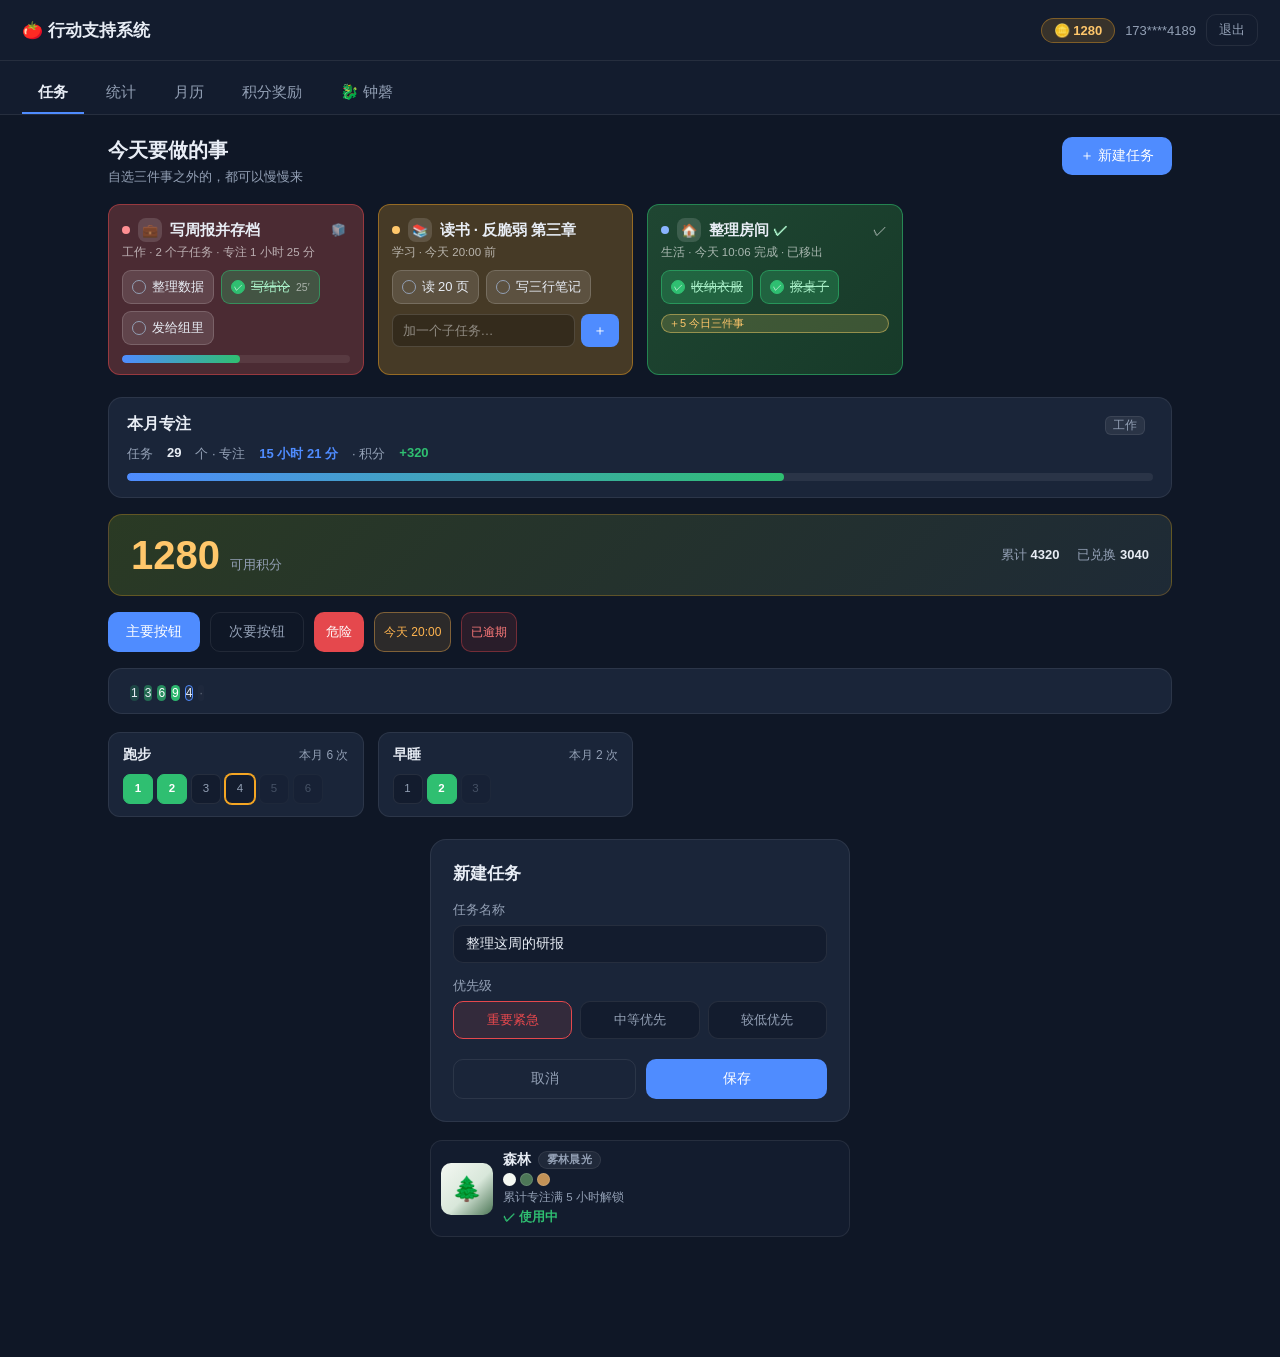
<file: _skinpreview.html>
<!DOCTYPE html>
<html lang="zh-CN">
<head>
<meta charset="utf-8">
<title>皮肤预览</title>
<link rel="stylesheet" href="styles.css">
<style>
  html, body { min-height: 100%; }
  body { padding: 0 0 40px; }
  .pv-wrap { max-width: 1060px; margin: 0 auto; }
</style>
</head>
<body>
<!-- 顶栏 -->
<div class="topbar">
  <div class="brand">🍅 行动支持系统</div>
  <div class="top-actions">
    <span class="pts-chip">🪙 1280</span>
    <span class="user-label">173****4189</span>
    <button class="btn ghost small">退出</button>
  </div>
</div>
<div class="tabs">
  <button class="tab active">任务</button>
  <button class="tab">统计</button>
  <button class="tab">月历</button>
  <button class="tab">积分奖励</button>
  <button class="tab">🐉 钟磬</button>
</div>

<main>
  <div class="pane-head">
    <div>
      <h2>今天要做的事</h2>
      <p class="pane-desc">自选三件事之外的，都可以慢慢来</p>
    </div>
    <button class="btn primary">＋ 新建任务</button>
  </div>

  <div class="cards-grid">
    <div class="task-card" style="--card-color:var(--lv-high-bg);--card-border:var(--lv-high-bd);--dot-color:var(--lv-high-dot)">
      <div class="task-head">
        <span class="task-dot"></span><span class="cat-badge">💼</span>
        <span class="task-title">写周报并存档</span>
        <button class="task-shelve">🧊</button>
      </div>
      <div class="task-meta">工作 · 2 个子任务 · 专注 1 小时 25 分</div>
      <div class="sub-grid">
        <span class="sub-chip"><span class="sub-check"></span><span class="sub-name">整理数据</span></span>
        <span class="sub-chip is-done"><span class="sub-check">✓</span><span class="sub-name">写结论</span><span class="sub-time">25′</span></span>
        <span class="sub-chip"><span class="sub-check"></span><span class="sub-name">发给组里</span></span>
      </div>
      <div class="progress-bar"><div class="progress-fill" style="width:52%"></div></div>
    </div>

    <div class="task-card" style="--card-color:var(--lv-mid-bg);--card-border:var(--lv-mid-bd);--dot-color:var(--lv-mid-dot)">
      <div class="task-head">
        <span class="task-dot"></span><span class="cat-badge">📚</span>
        <span class="task-title">读书 · 反脆弱 第三章</span>
      </div>
      <div class="task-meta">学习 · 今天 20:00 前</div>
      <div class="sub-grid">
        <span class="sub-chip"><span class="sub-check"></span><span class="sub-name">读 20 页</span></span>
        <span class="sub-chip"><span class="sub-check"></span><span class="sub-name">写三行笔记</span></span>
      </div>
      <div class="add-subtask">
        <input placeholder="加一个子任务…">
        <button>＋</button>
      </div>
    </div>

    <div class="task-card done-card" style="--card-color:var(--lv-low-bg);--card-border:var(--lv-low-bd);--dot-color:var(--lv-low-dot)">
      <div class="task-head">
        <span class="task-dot"></span><span class="cat-badge">🏠</span>
        <span class="task-title">整理房间</span>
        <button class="task-settle">✓</button>
      </div>
      <div class="task-meta">生活 · 今天 10:06 完成 · 已移出</div>
      <div class="sub-grid">
        <span class="sub-chip is-done"><span class="sub-check">✓</span><span class="sub-name">收纳衣服</span></span>
        <span class="sub-chip is-done"><span class="sub-check">✓</span><span class="sub-name">擦桌子</span></span>
      </div>
      <div class="bonus-badge">＋5 今日三件事</div>
    </div>
  </div>

  <div style="margin-top:22px" class="stat-row">
    <div class="stat-top"><span class="stat-title">本月专注</span><span class="stat-cat">工作</span></div>
    <div class="stat-nums">任务 <b>29</b> 个 · 专注 <b class="n-time">15 小时 21 分</b> · 积分 <b class="n-done">+320</b></div>
    <div class="progress-bar" style="margin-top:10px"><div class="progress-fill" style="width:64%"></div></div>
  </div>

  <div class="pts-hero" style="margin-top:16px">
    <div class="pts-balance"><span>1280</span><small>可用积分</small></div>
    <div class="pts-stats"><span>累计 <b>4320</b></span><span>已兑换 <b>3040</b></span></div>
  </div>

  <div style="margin-top:16px;display:flex;gap:10px;flex-wrap:wrap">
    <button class="btn primary">主要按钮</button>
    <button class="btn ghost">次要按钮</button>
    <button class="btn danger small">危险</button>
    <span class="ddl-chip ddl-soon">今天 20:00</span>
    <span class="ddl-chip ddl-over">已逾期</span>
  </div>

  <div style="margin-top:16px" class="heat-wrap">
    <div style="display:flex;gap:5px">
      <span class="heat-cell blank"></span><span class="heat-cell lv1">1</span><span class="heat-cell lv2">3</span>
      <span class="heat-cell lv3">6</span><span class="heat-cell lv4">9</span>
      <span class="heat-cell today">4</span><span class="heat-cell future">·</span>
    </div>
  </div>

  <div class="cards-grid" style="margin-top:18px">
    <div class="checkin-row">
      <div class="ci-top"><span class="ci-name">跑步</span><span class="ci-cnt">本月 6 次</span></div>
      <div class="ci-grid">
        <span class="ci-cell checked">1</span><span class="ci-cell checked">2</span><span class="ci-cell">3</span>
        <span class="ci-cell today">4</span><span class="ci-cell future">5</span><span class="ci-cell future">6</span>
      </div>
    </div>
    <div class="checkin-row">
      <div class="ci-top"><span class="ci-name">早睡</span><span class="ci-cnt">本月 2 次</span></div>
      <div class="ci-grid">
        <span class="ci-cell">1</span><span class="ci-cell checked">2</span><span class="ci-cell future">3</span>
      </div>
    </div>
  </div>

  <div class="modal-box" style="margin:22px auto 0;max-width:420px">
    <h3>新建任务</h3>
    <label class="modal-label">任务名称</label>
    <input class="modal-input" value="整理这周的研报">
    <label class="modal-label">优先级</label>
    <div class="level-picker">
      <button class="level-opt sel-high">重要紧急</button>
      <button class="level-opt">中等优先</button>
      <button class="level-opt">较低优先</button>
    </div>
    <div class="modal-actions"><button class="btn ghost">取消</button><button class="btn primary">保存</button></div>
  </div>

  <div class="skin-card" style="margin:18px auto 0;max-width:420px">
    <div class="skin-preview skin-prev-forest"><span>🌲</span></div>
    <div class="skin-info">
      <div class="skin-name-row"><b>森林</b><span class="skin-tone-tag">雾林晨光</span></div>
      <div class="skin-tones"><i style="background:#f4f8f2"></i><i style="background:#4d7757"></i><i style="background:#c39257"></i></div>
      <small>累计专注满 5 小时解锁</small>
      <span class="skin-cur">✓ 使用中</span>
    </div>
  </div>
</main>
<script>
  const t = new URLSearchParams(location.search).get("t");
  if (t && t !== "default") document.body.classList.add("theme-" + t);
</script>
</body>
</html>
</file>
<file: styles.css>
:root {
  /* ---- 基调（默认深海蓝，保持不变） ---- */
  --bg: #0f1726;
  --bg-soft: #131c2e;
  --card: #1a2539;
  --card-hover: #1f2c45;
  --text: #e8edf5;
  --text-sub: #93a0b5;
  --accent: #4f8cff;
  --on-accent: #ffffff;
  --green: #2fbf71;
  --red: #e5484d;
  --orange: #f5a623;
  --radius: 14px;

  /* ---- 墨色/色相梯度 ----
     所有半透明描边、填充、次要文字都走下面两族令牌。
     换肤时只需改 --ink（墨色 RGB）与 --green-ink（绿色 RGB），
     深色皮肤用白色墨，浅色皮肤用深墨，同一套透明度自然适配。 */
  --ink: 255, 255, 255;
  --green-ink: 47, 191, 113;
  --border: var(--w08);

  --w03: rgba(var(--ink), .03);
  --w04: rgba(var(--ink), .04);
  --w05: rgba(var(--ink), .05);
  --w06: rgba(var(--ink), .06);
  --w07: rgba(var(--ink), .07);
  --w08: rgba(var(--ink), .08);
  --w12: rgba(var(--ink), .12);
  --w14: rgba(var(--ink), .14);
  --w16: rgba(var(--ink), .16);
  --w18: rgba(var(--ink), .18);
  --w20: rgba(var(--ink), .20);
  --w22: rgba(var(--ink), .22);
  --w24: rgba(var(--ink), .24);
  --w25: rgba(var(--ink), .25);
  --w30: rgba(var(--ink), .30);
  --w45: rgba(var(--ink), .45);
  --w50: rgba(var(--ink), .50);
  --w55: rgba(var(--ink), .55);
  --w62: rgba(var(--ink), .62);
  --w72: rgba(var(--ink), .72);
  --w75: rgba(var(--ink), .75);
  --w85: rgba(var(--ink), .85);
  --w95: rgba(var(--ink), .95);

  --g00: rgba(var(--green-ink), 0);
  --g02: rgba(var(--green-ink), .02);
  --g09: rgba(var(--green-ink), .09);
  --g10: rgba(var(--green-ink), .10);
  --g12: rgba(var(--green-ink), .12);
  --g16: rgba(var(--green-ink), .16);
  --g22: rgba(var(--green-ink), .22);
  --g25: rgba(var(--green-ink), .25);
  --g28: rgba(var(--green-ink), .28);
  --g42: rgba(var(--green-ink), .42);
  --g45: rgba(var(--green-ink), .45);
  --g55: rgba(var(--green-ink), .55);
  --g60: rgba(var(--green-ink), .60);
  --g68: rgba(var(--green-ink), .68);
  --g95: rgba(var(--green-ink), .95);

  /* ---- 结构与质感 ---- */
  --card-radius: 12px;
  --chip-radius: 9px;
  --shadow-card: none;
  --shadow-pop: 0 18px 44px rgba(0, 0, 0, .40);
  --overlay: rgba(5, 10, 20, .6);
  --bar-bg: var(--bg-soft);
  --bar-blur: none;
  /* 已完成卡片 */
  --done-bg: linear-gradient(135deg, #1f4632, #173a29);
  --done-bd: var(--g55);
  --done-txt: #a9f0c8;
  --done-chip-bg: var(--g28);
  --done-chip-bd: var(--g55);

  /* 彩色底上的文字 */
  --on-green: #ffffff;
  --on-danger: #ffffff;
  --ring: var(--w08);

  /* 强调文字族（深底上是浅色字，浅底上要换成深色字） */
  --t-info: #cfe0ff;
  --t-warn: #ffd9a0;
  --t-gold: #ffc76b;
  --t-ok: #8fd3a8;
  --t-violet: #b28aff;
  --t-danger: #ff9a9d;

  /* 特殊面板 */
  --hero-bg: linear-gradient(135deg, #2a3a24, #1e2a36);
  --hero-bd: rgba(245, 166, 35, .28);
  --panel-deep: #1e2942;
  --panel-deep2: #24365c;
  --login-bg: radial-gradient(1200px 600px at 20% -10%, #1c2c4d 0%, var(--bg) 55%);

  /* 任务优先级卡（浅色皮肤需要整组换掉） */
  --lv-high-dot: #ff8f93; --lv-high-bg: #4b2b33; --lv-high-bd: rgba(229, 72, 77, .5);
  --lv-mid-dot: #ffc76b;  --lv-mid-bg: #463a26;  --lv-mid-bd: rgba(245, 166, 35, .45);
  --lv-low-dot: #8ab4ff;  --lv-low-bg: #26374f;  --lv-low-bd: rgba(79, 140, 255, .45);
}

* { margin: 0; padding: 0; box-sizing: border-box; }

body {
  font-family: -apple-system, BlinkMacSystemFont, "PingFang SC", "Microsoft YaHei", "Segoe UI", sans-serif;
  background: var(--bg);
  color: var(--text);
  min-height: 100vh;
}

.hidden { display: none !important; }

button { font-family: inherit; cursor: pointer; }
input, textarea, select { font-family: inherit; }

/* ---------- 登录 ---------- */
.login-view {
  min-height: 100vh;
  display: flex;
  align-items: center;
  justify-content: center;
  padding: 20px;
  background: var(--login-bg);
}
.login-card {
  width: 100%;
  max-width: 380px;
  background: var(--card);
  border: 1px solid var(--border);
  border-radius: 20px;
  padding: 36px 28px;
  text-align: center;
}
.login-logo { font-size: 44px; }
.login-card h1 { font-size: 22px; margin: 10px 0 4px; }
.login-sub { color: var(--text-sub); font-size: 13px; margin-bottom: 24px; }
.form-row { margin-bottom: 14px; }
/* 登录方式切换：验证码 / 密码 */
.login-tabs { display: flex; gap: 6px; margin-bottom: 14px; background: rgba(0,0,0,.18); border-radius: 10px; padding: 4px; }
.login-tab {
  flex: 1; padding: 8px 0; border: none; border-radius: 8px; cursor: pointer;
  background: transparent; color: var(--w72); font-size: 13px; font-weight: 600;
  transition: background .15s ease, color .15s ease;
}
.login-tab.active { background: var(--accent); color: var(--on-accent); }
.form-row input {
  width: 100%;
  background: var(--bg-soft);
  border: 1px solid var(--border);
  border-radius: 10px;
  padding: 12px 14px;
  color: var(--text);
  font-size: 15px;
  outline: none;
}
.form-row input:focus { border-color: var(--accent); }
.code-row { display: flex; gap: 10px; }
.code-row input { flex: 1; }
.field-error { color: var(--red); font-size: 12px; min-height: 18px; margin-bottom: 6px; text-align: left; }
.login-tip { color: var(--text-sub); font-size: 12px; margin-top: 14px; line-height: 1.6; }

/* ---------- 通用按钮 ---------- */
.btn {
  border: none;
  border-radius: 10px;
  padding: 10px 18px;
  font-size: 14px;
  transition: opacity .15s, transform .1s;
}
.btn:active { transform: scale(.97); }
.btn.primary { background: var(--accent); color: var(--on-accent); }
.btn.ghost {
  background: transparent;
  color: var(--text-sub);
  border: 1px solid var(--border);
}
.btn.ghost:hover { color: var(--text); border-color: var(--w20); }
.btn.danger { background: var(--red); color: var(--on-danger); }
.btn.block { width: 100%; }
.btn.small { padding: 6px 12px; font-size: 13px; }
.btn:disabled { opacity: .5; cursor: not-allowed; }

/* ---------- 顶栏 / 标签 ---------- */
.topbar {
  display: flex;
  justify-content: space-between;
  align-items: center;
  padding: 14px 22px;
  border-bottom: 1px solid var(--border);
  background: var(--bg-soft);
  position: sticky;
  top: 0;
  z-index: 20;
}
.brand { font-weight: 700; font-size: 17px; }
.top-actions { display: flex; align-items: center; gap: 10px; }
.user-label { color: var(--text-sub); font-size: 13px; }

.tabs {
  display: flex;
  gap: 6px;
  padding: 12px 22px 0;
  border-bottom: 1px solid var(--border);
  background: var(--bg-soft);
  position: sticky;
  top: 53px;
  z-index: 19;
  overflow-x: auto;
}
.tab {
  background: none;
  border: none;
  color: var(--text-sub);
  font-size: 15px;
  padding: 10px 16px;
  border-bottom: 2px solid transparent;
  white-space: nowrap;
}
.tab.active { color: var(--text); border-bottom-color: var(--accent); font-weight: 600; }

main { max-width: 1100px; margin: 0 auto; padding: 22px 18px 80px; }

.pane-head {
  display: flex;
  justify-content: space-between;
  align-items: flex-start;
  flex-wrap: wrap;
  gap: 12px;
  margin-bottom: 18px;
}
.pane-head h2 { font-size: 20px; margin-bottom: 4px; }
.pane-desc { color: var(--text-sub); font-size: 13px; }

/* ---------- 任务列表 ---------- */
.cards-grid {
  display: grid;
  grid-template-columns: repeat(auto-fill, minmax(248px, 1fr));
  gap: 14px;
}
.task-card {
  position: relative;
  background: var(--card-color, var(--card));
  border: 1px solid var(--card-border, var(--border));
  border-radius: 12px;
  padding: 13px 13px 11px;
  display: flex;
  flex-direction: column;
  transition: filter .18s, transform .15s;
  min-width: 0;
}
.task-card:hover { filter: brightness(1.12); transform: translateY(-2px); }
.task-card.done-card {
  background: var(--done-bg);
  border: 1.5px solid var(--done-bd);
  box-shadow: 0 0 0 1px var(--done-bd), var(--shadow-card);
}
.task-settle {
  background: none; border: none; cursor: pointer;
  font-size: 14px; line-height: 1; padding: 2px;
  color: var(--w75);
  flex-shrink: 0;
}
.task-settle:hover { color: var(--done-txt); transform: scale(1.12); }
.task-head { display: flex; align-items: center; gap: 8px; margin-bottom: 3px; }
.task-dot {
  width: 8px; height: 8px;
  border-radius: 50%;
  background: var(--dot-color, var(--accent));
  flex-shrink: 0;
}
/* 分类图标徽标 */
.cat-badge {
  width: 24px; height: 24px;
  border-radius: 8px;
  background: var(--w14);
  display: flex;
  align-items: center;
  justify-content: center;
  font-size: 13px;
  line-height: 1;
  flex-shrink: 0;
}
.task-title {
  flex: 1;
  font-size: 15px;
  font-weight: 700;
  overflow: hidden;
  text-overflow: ellipsis;
  white-space: nowrap;
}
.task-title-edit { cursor: pointer; border-radius: 4px; }
.task-title-edit:hover { text-decoration: underline; text-underline-offset: 3px; text-decoration-style: dotted; }
.task-card.done-card .task-title::after { content: " ✓"; color: var(--done-txt); }
.task-meta { font-size: 11.5px; color: var(--w62); margin-bottom: 10px; }

/* 子任务小卡片 */
.sub-grid {
  display: flex;
  flex-wrap: wrap;
  gap: 7px;
  margin-bottom: 10px;
  min-height: 32px;
  align-content: flex-start;
}
.sub-chip {
  display: inline-flex;
  align-items: center;
  gap: 6px;
  max-width: 100%;
  background: var(--w12);
  border: 1px solid var(--w16);
  border-radius: 9px;
  padding: 7px 9px;
  cursor: pointer;
  transition: background .15s, border-color .15s, transform .12s;
}
.sub-chip:hover { background: var(--w20); border-color: var(--w30); transform: translateY(-1px); }
.sub-chip.is-done { background: var(--done-chip-bg); border-color: var(--done-chip-bd); }
.sub-check {
  width: 14px; height: 14px;
  border: 1.4px solid var(--text-sub);
  border-radius: 50%;
  flex-shrink: 0;
  display: flex; align-items: center; justify-content: center;
  font-size: 9px;
  color: transparent;
  transition: all .15s;
}
.sub-chip.is-done .sub-check { background: var(--green); border-color: var(--green); color: var(--on-green); }
.sub-name {
  font-size: 13px;
  max-width: 160px;
  overflow: hidden;
  text-overflow: ellipsis;
  white-space: nowrap;
}
.sub-chip.is-done .sub-name { color: var(--done-txt); text-decoration: line-through; }
.sub-time { font-size: 10.5px; color: var(--orange); flex-shrink: 0; }
.sub-chip.is-done .sub-time { color: var(--w55); }
.sub-del {
  display: none;
  background: none; border: none;
  color: var(--w55); font-size: 11px;
  padding: 3px 5px; line-height: 1;
  border-radius: 5px;
}
.sub-chip:hover .sub-del { display: inline-block; }
.sub-del:hover { color: var(--text); background: var(--w12); }
.subtask-empty { color: var(--w50); font-size: 12px; padding: 6px 4px; }
.add-subtask { display: flex; gap: 6px; }
.add-subtask input {
  flex: 1;
  min-width: 0;
  background: rgba(0, 0, 0, 0.25);
  border: 1px solid var(--w14);
  border-radius: 8px;
  padding: 8px 10px;
  color: var(--text);
  font-size: 13px;
  outline: none;
}
.add-subtask input::placeholder { color: var(--w45); }
.add-subtask input:focus { border-color: var(--w45); }
.add-subtask button {
  background: var(--accent); color: var(--on-accent);
  border: none; border-radius: 8px;
  padding: 0 12px; font-size: 14px;
  flex-shrink: 0;
}
.task-del, .task-edit {
  display: block;
  background: none; border: none;
  color: var(--w55); font-size: 13px;
  padding: 3px 5px; line-height: 1;
  flex-shrink: 0;
  border-radius: 6px;
}
.task-del:hover, .task-edit:hover { color: var(--text); background: var(--w12); }
.task-card:hover .task-del, .task-card:hover .task-edit { color: var(--w85); }
.task-layer {
  background: none; border: none;
  color: var(--w55); font-size: 15px;
  padding: 3px 5px; line-height: 1;
  flex-shrink: 0;
  border-radius: 6px;
}
.task-card:hover .task-layer, .task-layer { display: block; }
.task-layer:hover { color: var(--text); background: var(--w12); }

/* ---------- 分层页面 ---------- */
.layers-toolbar { display: flex; gap: 10px; margin-bottom: 14px; justify-content: space-between; flex-wrap: wrap; }
.layer-view { max-width: 1100px; margin: 0 auto; padding: 22px 18px 80px; }
.layer-head { display: flex; align-items: center; gap: 14px; margin-bottom: 18px; }
.layer-head-txt h2 { font-size: 20px; margin-bottom: 4px; word-break: break-all; }
.layer-card-title { cursor: pointer; transition: color .15s; }
.layer-card-title:hover { color: var(--accent); }
.layer-card-title::after { content: " ›"; color: var(--text-sub); font-weight: 400; }

/* ---------- 统计 ---------- */
.stats-list { display: flex; flex-direction: column; gap: 12px; }
.stat-row {
  background: var(--card);
  border: 1px solid var(--border);
  border-radius: var(--radius);
  padding: 16px 18px;
}
.stat-top { display: flex; justify-content: space-between; align-items: baseline; flex-wrap: wrap; gap: 6px; margin-bottom: 10px; }
.stat-title { font-size: 16px; font-weight: 700; }
.stat-cat {
  display: inline-block;
  font-size: 11.5px;
  font-weight: 500;
  color: var(--text-sub);
  background: var(--w07);
  border: 1px solid var(--border);
  border-radius: 6px;
  padding: 1px 7px;
  margin-right: 8px;
  vertical-align: 2px;
}
.stat-nums { color: var(--text-sub); font-size: 13px; display: flex; gap: 14px; flex-wrap: wrap; }
.stat-nums b { color: var(--text); font-weight: 600; }
.stat-nums .n-done { color: var(--green); }
.stat-nums .n-undone { color: var(--orange); }
.stat-nums .n-time { color: var(--accent); }
.progress-bar {
  height: 8px;
  background: var(--w07);
  border-radius: 99px;
  overflow: hidden;
}
.progress-fill {
  height: 100%;
  background: linear-gradient(90deg, var(--accent), var(--green));
  border-radius: 99px;
  transition: width .4s;
}
.stat-sub { margin-top: 10px; font-size: 12px; color: var(--text-sub); line-height: 1.9; }
.stat-sub .done-mark { color: var(--green); }
.stat-sub .undone-mark { color: var(--orange); }
.stats-empty, .cards-empty { color: var(--text-sub); text-align: center; padding: 60px 0; font-size: 14px; }

/* 启动仪式：身体就位（覆盖在番茄钟弹窗上） */
.modal-box { position: relative; }
.ritual-layer {
  position: absolute;
  inset: 0;
  z-index: 5;
  background: var(--card);
  border-radius: 16px;
  display: flex;
  flex-direction: column;
  align-items: center;
  justify-content: center;
  text-align: center;
  padding: 22px 18px;
  overflow-y: auto;
}
.ritual-title { font-size: 20px; font-weight: 700; }
.ritual-sub { color: var(--text-sub); font-size: 13px; margin: 6px 0 14px; }
.ritual-steps { display: flex; flex-direction: column; gap: 6px; margin-bottom: 16px; }
.ritual-steps span {
  background: var(--w06);
  border: 1px solid var(--border);
  border-radius: 10px;
  padding: 9px 18px;
  font-size: 14.5px;
}
.ritual-count {
  width: 74px; height: 74px;
  border-radius: 50%;
  border: 3px solid var(--green);
  display: flex;
  align-items: center;
  justify-content: center;
  font-size: 30px;
  font-weight: 700;
  color: var(--green);
  margin-bottom: 16px;
}
.ritual-count-idle { border-color: var(--border); color: var(--text-sub); font-size: 13px; font-weight: 500; }
.ritual-aid {
  background: rgba(245, 166, 35, 0.1);
  border: 1px solid rgba(245, 166, 35, 0.35);
  border-radius: 12px;
  padding: 12px 14px;
  margin-bottom: 14px;
  max-width: 100%;
}
.ritual-aid-txt { font-size: 13px; line-height: 1.9; color: var(--t-warn); margin-bottom: 10px; }
.ritual-aid-btns { display: flex; gap: 8px; flex-wrap: wrap; justify-content: center; }
.ritual-aid-btns .btn { flex: 1 1 auto; }
.ritual-btns { display: flex; gap: 10px; width: 100%; }
.ritual-btns .btn { flex: 1; }

/* ---------- 积分奖励 ---------- */
.pts-chip {
  background: rgba(245, 166, 35, .16);
  border: 1px solid rgba(245, 166, 35, .38);
  color: var(--t-gold);
  font-size: 13px;
  font-weight: 600;
  border-radius: 99px;
  padding: 4px 12px;
  font-variant-numeric: tabular-nums;
}
.pts-hero {
  background: var(--hero-bg);
  border: 1px solid var(--hero-bd);
  border-radius: var(--radius);
  padding: 20px 22px;
  margin-bottom: 12px;
  display: flex;
  align-items: center;
  justify-content: space-between;
  gap: 16px;
  flex-wrap: wrap;
}
.pts-balance { display: flex; align-items: baseline; gap: 10px; }
.pts-balance span {
  font-size: 40px;
  font-weight: 800;
  color: var(--t-gold);
  font-variant-numeric: tabular-nums;
  line-height: 1;
}
.pts-balance small { color: var(--text-sub); font-size: 13px; }
.pts-stats { display: flex; gap: 18px; flex-wrap: wrap; color: var(--text-sub); font-size: 13px; }
.pts-stats b { color: var(--text); font-variant-numeric: tabular-nums; }
.pts-rules {
  font-size: 12.5px;
  color: var(--text-sub);
  background: var(--bg-soft);
  border: 1px solid var(--border);
  border-radius: 10px;
  padding: 9px 14px;
  margin-bottom: 18px;
  line-height: 1.8;
}
.pts-rules b { color: var(--orange); }
.pts-sub-title { font-size: 15px; margin: 18px 0 10px; }
.rewards-list { display: grid; grid-template-columns: repeat(auto-fill, minmax(248px, 1fr)); gap: 12px; }
.reward-card {
  position: relative;
  background: var(--card);
  border: 1px solid var(--border);
  border-radius: var(--radius);
  padding: 14px 14px 12px;
  display: flex;
  flex-direction: column;
  gap: 8px;
}
.reward-card.is-redeemed { opacity: .6; }
.reward-top { display: flex; align-items: baseline; justify-content: space-between; gap: 8px; }
.reward-title { font-size: 15px; font-weight: 700; word-break: break-all; }
.reward-cost { color: var(--t-gold); font-size: 13px; font-weight: 600; white-space: nowrap; }
.reward-note { font-size: 12px; color: var(--text-sub); line-height: 1.6; }
.reward-foot { display: flex; align-items: center; justify-content: space-between; gap: 8px; margin-top: 2px; }
.reward-need { font-size: 12.5px; color: var(--text-sub); }
.reward-done { font-size: 12.5px; color: var(--green); }
.reward-del {
  position: absolute;
  top: 8px; right: 8px;
  background: none; border: none;
  color: var(--text-sub);
  font-size: 13px;
  padding: 3px 6px;
  border-radius: 6px;
  display: none;
}
.reward-card:hover .reward-del { display: block; }
.reward-del:hover { color: var(--red); background: rgba(229, 72, 77, .12); }
.points-log {
  background: var(--card);
  border: 1px solid var(--border);
  border-radius: var(--radius);
  padding: 6px 14px;
}
.plog-row {
  display: flex;
  align-items: center;
  gap: 10px;
  padding: 9px 0;
  border-bottom: 1px solid var(--border);
  font-size: 13px;
}
.plog-row:last-child { border-bottom: none; }
.plog-reason { flex: 1; min-width: 0; overflow: hidden; text-overflow: ellipsis; white-space: nowrap; }
.plog-time { color: var(--text-sub); font-size: 11.5px; flex-shrink: 0; }
.plog-delta { font-weight: 700; font-variant-numeric: tabular-nums; flex-shrink: 0; }
.plog-delta.plus { color: var(--green); }
.plog-delta.minus { color: var(--orange); }

/* ---------- 每日日程 ---------- */
.date-nav {
  display: flex;
  align-items: center;
  gap: 10px;
  margin-bottom: 14px;
  flex-wrap: wrap;
}
.date-nav input[type="date"] {
  background: var(--card);
  border: 1px solid var(--border);
  border-radius: 8px;
  color: var(--text);
  padding: 7px 10px;
  font-size: 14px;
  outline: none;
  color-scheme: dark;
}
.date-label { color: var(--text-sub); font-size: 13px; }

.timeline-wrap {
  background: var(--card);
  border: 1px solid var(--border);
  border-radius: var(--radius);
  overflow: auto;
}
.timeline {
  position: relative;
  height: 1440px; /* 24h * 60px */
  margin-left: 52px;
}
.hour-line {
  position: absolute;
  left: 0; right: 0;
  border-top: 1px solid var(--w06);
}
.hour-label {
  position: absolute;
  left: -52px;
  width: 44px;
  text-align: right;
  font-size: 11px;
  color: var(--text-sub);
  transform: translateY(-6px);
}
.tl-block {
  position: absolute;
  left: 6px; right: 10px;
  border-radius: 8px;
  padding: 4px 10px;
  font-size: 12px;
  line-height: 1.45;
  overflow: hidden;
  cursor: pointer;
  border-left: 3px solid;
}
.tl-block .tl-title { font-weight: 600; white-space: nowrap; overflow: hidden; text-overflow: ellipsis; }
.tl-block .tl-sub { opacity: .8; font-size: 11px; white-space: nowrap; overflow: hidden; text-overflow: ellipsis; }
.tl-block.event-block {
  background: rgba(79,140,255,.16);
  border-left-color: var(--accent);
  color: var(--t-info);
}
.tl-block.pomo-block {
  background: rgba(245,166,35,.15);
  border-left-color: var(--orange);
  color: var(--t-warn);
}
.timeline-empty {
  position: absolute;
  left: 0; right: 0; top: 48%;
  text-align: center;
  color: var(--text-sub);
  font-size: 13px;
}

/* ---------- 弹窗 ---------- */
.modal-overlay {
  position: fixed;
  inset: 0;
  background: var(--overlay);
  backdrop-filter: blur(6px) saturate(1.1);
  -webkit-backdrop-filter: blur(6px) saturate(1.1);
  z-index: 50;
  display: flex;
  align-items: center;
  justify-content: center;
  padding: 16px;
}
.modal-box {
  background: var(--card);
  border: 1px solid var(--border);
  border-radius: 16px;
  padding: 22px;
  width: 100%;
  max-width: 420px;
  max-height: 88vh;
  overflow-y: auto;
}
.modal-box h3 { font-size: 17px; margin-bottom: 16px; }
.modal-label { font-size: 13px; color: var(--text-sub); margin: 14px 0 6px; display: block; }
.modal-input, .modal-textarea {
  width: 100%;
  background: var(--bg-soft);
  border: 1px solid var(--border);
  border-radius: 10px;
  padding: 10px 12px;
  color: var(--text);
  font-size: 14px;
  outline: none;
}
.modal-input:focus, .modal-textarea:focus { border-color: var(--accent); }
.modal-textarea { min-height: 80px; resize: vertical; }
.level-picker { display: flex; gap: 8px; }
.level-opt {
  flex: 1;
  padding: 9px 0;
  border-radius: 10px;
  border: 1.5px solid var(--border);
  background: var(--bg-soft);
  color: var(--text-sub);
  font-size: 13px;
}
.level-opt.sel-high { border-color: var(--red); color: var(--red); background: rgba(229,72,77,.12); }
.level-opt.sel-mid { border-color: var(--orange); color: var(--orange); background: rgba(245,166,35,.12); }
.level-opt.sel-low { border-color: var(--accent); color: var(--accent); background: rgba(79,140,255,.12); }
/* 分类选择器 */
.cat-picker { display: flex; flex-wrap: wrap; gap: 8px; }
.cat-opt {
  flex: 1 1 calc(33.333% - 6px);
  min-width: 92px;
  padding: 9px 6px;
  border-radius: 10px;
  border: 1.5px solid var(--border);
  background: var(--bg-soft);
  color: var(--text-sub);
  font-size: 13px;
  white-space: nowrap;
}
.cat-opt .cat-ic { margin-right: 5px; }
.cat-opt:hover { color: var(--text); border-color: var(--w24); }
.cat-opt.sel { border-color: var(--accent); color: var(--t-info); background: rgba(79,140,255,.14); }
.modal-actions { display: flex; gap: 10px; margin-top: 20px; flex-wrap: wrap; }
.modal-actions .btn { flex: 1; }
/* 账号安全弹窗 */
.acct-hint { font-size: 12px; color: var(--text-sub); margin: -6px 0 4px; }
.acct-code-row { display: flex; gap: 8px; align-items: stretch; }
.acct-code-row .modal-input { flex: 1; min-width: 0; }
.acct-code-row .btn { white-space: nowrap; }
.modal-head-row { display: flex; align-items: center; justify-content: space-between; gap: 10px; margin-bottom: 12px; }
.modal-head-row h3 { margin: 0; font-size: 17px; word-break: break-all; }
.link-btn {
  background: none; border: none;
  color: var(--accent); font-size: 13px;
  padding: 3px 6px; border-radius: 6px;
  flex-shrink: 0;
}
.link-btn:hover { background: rgba(79,140,255,.14); }
.confirm-desc { color: var(--text-sub); font-size: 13.5px; line-height: 1.75; }
.btn.danger-text { color: var(--t-danger); border-color: rgba(229,72,77,.42); }
.btn.danger-text:hover { color: var(--red); border-color: rgba(229,72,77,.7); background: rgba(229,72,77,.1); }

/* 番茄钟 */
.pomo-face {
  width: 180px; height: 180px;
  margin: 14px auto;
  border-radius: 50%;
  border: 6px solid var(--w08);
  display: flex; flex-direction: column;
  align-items: center; justify-content: center;
  background: radial-gradient(circle at 30% 30%, var(--w06), var(--bg-soft));
}
.pomo-face.running { border-color: var(--orange); box-shadow: 0 0 24px rgba(245,166,35,.25); }
.pomo-time { font-size: 40px; font-weight: 700; font-variant-numeric: tabular-nums; }
.pomo-status { font-size: 12px; color: var(--text-sub); margin-top: 4px; }
.pomo-durs { display: flex; gap: 8px; justify-content: center; margin: 12px 0 4px; }
.pomo-dur-btn {
  border: 1px solid var(--border);
  background: var(--bg-soft);
  color: var(--text-sub);
  border-radius: 99px;
  padding: 6px 14px;
  font-size: 13px;
}
.pomo-dur-btn.active { border-color: var(--orange); color: var(--orange); }
.pomo-btns { display: flex; gap: 10px; margin-top: 14px; }
.pomo-btns .btn { flex: 1; }

/* 悬浮番茄钟 */
.pomo-float {
  position: fixed;
  right: 18px; bottom: 22px;
  background: var(--orange);
  color: #1d1405;
  border-radius: 99px;
  padding: 10px 16px;
  font-weight: 700;
  font-size: 14px;
  display: flex;
  align-items: center;
  gap: 8px;
  box-shadow: 0 6px 20px rgba(0,0,0,.4);
  cursor: pointer;
  z-index: 40;
  font-variant-numeric: tabular-nums;
}

/* toast */
.toast {
  position: fixed;
  left: 50%; bottom: 34px;
  transform: translateX(-50%);
  background: #2a3a5c;
  color: #fff;
  border: 1px solid var(--border);
  padding: 11px 20px;
  border-radius: 10px;
  font-size: 14px;
  z-index: 99;
  box-shadow: 0 8px 24px rgba(0,0,0,.4);
  max-width: 86vw;
  text-align: center;
}
.toast.err { background: #5c2a2e; }

@media (max-width: 640px) {
  main { padding: 16px 12px 80px; }
  .cards-grid { grid-template-columns: 1fr; }
  .tabs { top: 51px; padding: 10px 12px 0; }
  .topbar { padding: 12px 14px; }
  .tl-block .tl-sub { display: none; }
}

/* 触屏设备没有 hover 态：删除/编辑按钮常显，否则永远点不到 */
@media (hover: none), (max-width: 640px) {
  .sub-del { display: inline-block; font-size: 13px; padding: 4px 6px; }
  .task-del, .task-edit { color: var(--w72); font-size: 15px; }
  .task-title-edit:hover { text-decoration: none; }
}

/* ---------- 降低启动成本 ---------- */
.quick-bar { display: flex; gap: 10px; margin-bottom: 14px; flex-wrap: wrap; align-items: stretch; }
.btn.donow {
  background: linear-gradient(135deg, #2fbf71, #1f9d5c);
  color: #fff;
  font-size: 15.5px;
  font-weight: 700;
  padding: 12px 22px;
  border-radius: 12px;
  box-shadow: 0 4px 16px var(--g22);
  flex-shrink: 0;
}
.btn.donow:hover { filter: brightness(1.08); }
.capture-row { display: flex; gap: 8px; flex: 1; min-width: 250px; }
.capture-row input { flex: 1; min-width: 0; }
.mode-switch { display: flex; gap: 8px; margin-bottom: 14px; }
.mode-btn {
  background: var(--bg-soft);
  border: 1px solid var(--border);
  color: var(--text-sub);
  border-radius: 99px;
  padding: 8px 16px;
  font-size: 13.5px;
}
.mode-btn.active { background: rgba(79, 140, 255, .16); border-color: var(--accent); color: var(--t-info); font-weight: 600; }
.today-hint { color: var(--text-sub); font-size: 13px; margin-bottom: 10px; }
.today-grid { display: grid; grid-template-columns: repeat(auto-fill, minmax(248px, 1fr)); gap: 14px; }
.today-btns { display: flex; gap: 8px; margin-top: auto; }
.today-btns .btn { flex: 1; }

/* 完成庆祝：彩纸 */
.celebrate { position: fixed; inset: 0; pointer-events: none; z-index: 98; overflow: hidden; }
.celebrate i {
  position: absolute;
  top: -16px;
  width: 9px; height: 14px;
  border-radius: 2px;
  opacity: .95;
  animation: confFall 1.6s linear forwards;
}
@keyframes confFall { to { transform: translateY(108vh) rotate(560deg); } }
@media (prefers-reduced-motion: reduce) { .celebrate { display: none; } }

/* ---------- 心理页面 ---------- */
.mind-subtabs { display: flex; gap: 8px; margin-bottom: 16px; flex-wrap: wrap; }
.mind-sub {
  background: var(--bg-soft);
  border: 1px solid var(--border);
  color: var(--text-sub);
  border-radius: 99px;
  padding: 8px 16px;
  font-size: 13.5px;
}
.mind-sub.active { background: rgba(79,140,255,.16); border-color: var(--accent); color: var(--t-info); font-weight: 600; }

/* AI 对话 */
.chat-bar { display: flex; gap: 10px; align-items: center; margin-bottom: 10px; }
.chat-msgs {
  background: var(--card);
  border: 1px solid var(--border);
  border-radius: var(--radius);
  padding: 16px;
  height: 46vh;
  min-height: 280px;
  overflow-y: auto;
  display: flex;
  flex-direction: column;
  gap: 12px;
}
.chat-empty { margin: auto; text-align: center; color: var(--text-sub); font-size: 14px; line-height: 2; }
.chat-bubble {
  max-width: 82%;
  padding: 10px 14px;
  border-radius: 14px;
  font-size: 14px;
  line-height: 1.7;
  white-space: pre-wrap;
  word-break: break-word;
}
.chat-bubble.user { align-self: flex-end; background: var(--accent); color: var(--on-accent); border-bottom-right-radius: 4px; }
.chat-bubble.assistant { align-self: flex-start; background: var(--bg-soft); border: 1px solid var(--border); border-bottom-left-radius: 4px; }
.chat-bubble.assistant.thinking { color: var(--text-sub); font-style: italic; }
.chat-input-row { display: flex; gap: 10px; margin-top: 12px; }
.chat-input-row input { flex: 1; }
.chat-tip { color: var(--text-sub); font-size: 12px; margin-top: 10px; line-height: 1.7; }
.chat-tip b { color: var(--orange); }

/* ABC 记录 */
/* 心理页 ABC：收窄居中，不再大块平铺 */
#mind-abc { max-width: 700px; margin: 0 auto; }

.abc-card {
  background: var(--card);
  border: 1px solid var(--border);
  border-radius: var(--radius);
  padding: 16px 18px;
  margin-bottom: 20px;
}
.abc-card h3 { font-size: 16px; margin-bottom: 4px; }
.abc-row2 { display: flex; gap: 12px; }
.abc-row2 > div { flex: 1; }
.abc-list-title { font-size: 16px; font-weight: 700; margin-bottom: 10px; }
.abc-list { display: flex; flex-direction: column; gap: 10px; }
.abc-item {
  background: var(--card);
  border: 1px solid var(--border);
  border-radius: var(--radius);
  padding: 14px 16px;
  position: relative;
  display: grid;
  grid-template-columns: minmax(0, 1fr) minmax(230px, 270px);
  gap: 14px;
}
.abc-main { min-width: 0; padding-right: 22px; }
.abc-review {
  border-left: 1px dashed var(--border);
  padding-left: 14px;
  min-width: 0;
  display: flex;
  flex-direction: column;
  gap: 6px;
}
.rv-add {
  align-self: flex-start;
  background: rgba(245,166,35,.12);
  border: 1px dashed rgba(245,166,35,.45);
  color: var(--orange);
  font-size: 13px;
  padding: 6px 14px;
  border-radius: 8px;
}
.rv-add:hover { background: rgba(245,166,35,.2); }
.rv-hint { font-size: 12px; color: var(--text-sub); line-height: 1.7; opacity: .8; }
.rv-title { font-size: 13px; font-weight: 700; color: var(--orange); margin-bottom: 2px; }
.rv-line { font-size: 12.5px; line-height: 1.75; color: var(--text); word-break: break-word; }
.rv-line b { color: var(--text-sub); font-weight: 600; margin-right: 4px; }
.rv-edit {
  align-self: flex-start;
  background: none; border: none;
  color: var(--text-sub); font-size: 12px;
  padding: 2px 0; margin-top: 2px;
}
.rv-edit:hover { color: var(--orange); }
.rv-ta {
  width: 100%; box-sizing: border-box;
  background: var(--w04);
  border: 1px solid var(--border);
  border-radius: 8px;
  color: var(--text);
  font-size: 12.5px; line-height: 1.6;
  padding: 7px 9px;
  resize: vertical;
}
.rv-btns { display: flex; gap: 8px; margin-top: 2px; }
.rv-save {
  background: var(--green); border: none; color: var(--on-green);
  font-size: 12.5px; padding: 5px 14px; border-radius: 8px;
}
.rv-cancel {
  background: none; border: 1px solid var(--border); color: var(--text-sub);
  font-size: 12.5px; padding: 5px 12px; border-radius: 8px;
}
.rv-cancel:hover { color: var(--text); }
@media (max-width: 720px) {
  .abc-item { grid-template-columns: 1fr; }
  .abc-review { border-left: none; border-top: 1px dashed var(--border); padding-left: 0; padding-top: 10px; }
  .abc-main { padding-right: 0; }
}
.abc-item-top { display: flex; align-items: center; gap: 10px; margin-bottom: 8px; flex-wrap: wrap; }
.abc-date { color: var(--text-sub); font-size: 12.5px; }
.abc-emotion {
  font-size: 12px;
  padding: 2px 10px;
  border-radius: 99px;
  background: rgba(245,166,35,.16);
  color: var(--orange);
}
.abc-intensity { display: inline-flex; align-items: center; gap: 6px; font-size: 12px; color: var(--text-sub); }
.abc-intensity i {
  display: inline-block; height: 6px; border-radius: 99px;
  background: linear-gradient(90deg, var(--green), var(--orange), var(--red));
}
.abc-line { font-size: 13.5px; line-height: 1.8; color: var(--text); }
.abc-line b { color: var(--text-sub); font-weight: 600; margin-right: 4px; }
.abc-del {
  position: absolute; top: 10px; right: 12px;
  background: none; border: none;
  color: var(--text-sub); font-size: 13px;
  padding: 3px 6px; border-radius: 6px;
}
.abc-del:hover { color: var(--red); background: rgba(229,72,77,.12); }

/* 情绪急救包 */
.aid-lead { color: var(--text-sub); font-size: 13.5px; margin-bottom: 14px; }
.aid-grid {
  background: var(--card);
  border: 1px solid var(--border);
  border-radius: var(--radius);
  padding: 6px 6px;
}
.aid-item {
  display: flex;
  align-items: center;
  gap: 14px;
  width: 100%;
  text-align: left;
  background: none;
  border: none;
  border-bottom: 1px solid var(--border);
  padding: 15px 12px;
  color: var(--text);
  transition: background .15s;
}
.aid-item:last-child { border-bottom: none; }
.aid-item:hover { background: var(--w05); }
.aid-ic { font-size: 24px; width: 36px; text-align: center; flex-shrink: 0; }
.aid-txt { flex: 1; min-width: 0; }
.aid-title { font-size: 15px; font-weight: 700; color: var(--text); }
.aid-desc { font-size: 12.5px; color: var(--text-sub); margin-top: 2px; }
.aid-arrow { color: var(--text-sub); flex-shrink: 0; }
.aid-head { display: flex; align-items: center; gap: 12px; margin-bottom: 14px; }
.aid-head .aid-ic { font-size: 30px; width: auto; }
.aid-head h3 { font-size: 17px; }
.aid-head .aid-desc { margin-top: 2px; }
.aid-steps { margin: 6px 0 0 2px; padding-left: 22px; }
.aid-steps li { font-size: 14px; line-height: 2; color: var(--text); }
.breath-box {
  width: 130px; height: 130px;
  margin: 16px auto 8px;
  border: 3px solid var(--accent);
  border-radius: 18px;
  display: flex; flex-direction: column;
  align-items: center; justify-content: center;
  transition: transform 3.8s ease-in-out, border-color .5s;
  font-size: 15px;
}
.breath-box.big { transform: scale(1.28); border-color: var(--green); }
.breath-box.small { transform: scale(0.82); border-color: var(--accent); }
.breath-phase { font-weight: 700; }
.breath-count { color: var(--text-sub); font-size: 13px; margin-top: 2px; }
.breath-meta { text-align: center; color: var(--text-sub); font-size: 12.5px; margin-bottom: 10px; }

/* ---------- 月历 ---------- */
.heat-wrap { background: var(--card); border: 1px solid var(--border); border-radius: var(--radius); padding: 16px 14px 12px; margin-bottom: 14px; }
.heat-week { display: grid; grid-template-columns: repeat(7, 1fr); gap: 4px; margin-bottom: 6px; }
.heat-week span { font-size: 11px; color: var(--text-sub); text-align: center; }
.heat-grid { display: grid; grid-template-columns: repeat(7, 1fr); gap: 4px; }
.heat-cell {
  aspect-ratio: 1 / 1;
  border-radius: 7px;
  display: flex; align-items: center; justify-content: center;
  font-size: 12px;
  color: var(--text);
  background: var(--w05);
  border: 1px solid transparent;
  cursor: default;
}
.heat-cell.blank { background: none; }
.heat-cell.lv1 { background: var(--g22); }
.heat-cell.lv2 { background: var(--g45); }
.heat-cell.lv3 { background: var(--g68); color: var(--on-green); }
.heat-cell.lv4 { background: var(--g95); color: var(--on-green); }
.heat-cell.future { opacity: 0.35; }
.heat-cell.today { border-color: var(--accent); }
.heat-legend { display: flex; align-items: center; gap: 4px; justify-content: flex-end; margin-top: 10px; font-size: 11px; color: var(--text-sub); }
.heat-legend .heat-cell { width: 14px; aspect-ratio: auto; height: 14px; border-radius: 3px; font-size: 0; }
.month-stats { display: grid; grid-template-columns: 1fr 1fr; gap: 12px; margin-bottom: 16px; }
.mstat-card { background: var(--card); border: 1px solid var(--border); border-radius: var(--radius); padding: 14px 16px; }
.mstat-title { font-size: 12.5px; color: var(--text-sub); margin-bottom: 6px; }
.mstat-big { font-size: 24px; font-weight: 800; color: var(--text); }
.mstat-big small { font-size: 13px; font-weight: 500; color: var(--text-sub); }
.mstat-sub { font-size: 12px; color: var(--text-sub); margin-top: 4px; }
.mstat-sub b { color: var(--orange); }
.goals-list { display: flex; flex-direction: column; gap: 10px; }
.goal-row { background: var(--card); border: 1px solid var(--border); border-radius: var(--radius); padding: 13px 15px; }
.goal-row.goal-done { border-color: var(--g45); }
.goal-top { display: flex; align-items: center; gap: 10px; margin-bottom: 9px; }
.goal-title { font-size: 14.5px; font-weight: 700; flex-shrink: 1; overflow: hidden; text-overflow: ellipsis; white-space: nowrap; }
.goal-linked { font-size: 11.5px; color: var(--accent); background: rgba(79, 140, 255, 0.12); border-radius: 6px; padding: 2px 7px; white-space: nowrap; overflow: hidden; text-overflow: ellipsis; max-width: 34%; flex-shrink: 1; }
.goal-nums { margin-left: auto; font-size: 13px; font-weight: 700; color: var(--text-sub); white-space: nowrap; }
.goal-row.goal-done .goal-nums { color: var(--green); }
.goal-ctl { display: flex; gap: 4px; }
.goal-ctl button {
  background: var(--w08); border: 1px solid var(--border);
  color: var(--text); border-radius: 6px; width: 26px; height: 24px; font-size: 14px; line-height: 1;
}
.goal-ctl button:hover { background: var(--w16); }
.goal-bar { height: 8px; background: var(--w07); border-radius: 4px; overflow: hidden; }
.goal-fill { height: 100%; background: linear-gradient(90deg, var(--accent), var(--green)); border-radius: 4px; transition: width .4s; }
.goal-row.goal-done .goal-fill { background: var(--green); }
@media (max-width: 640px) {
  .month-stats { grid-template-columns: 1fr; }
  .heat-cell { font-size: 10px; border-radius: 5px; }
}

/* 归纳统计：子子任务明细 */
.item-marks { display: inline-flex; gap: 6px; margin-left: 4px; flex-wrap: wrap; }

/* ---------- 徽章墙 ---------- */
.badge-wall { display: flex; flex-direction: column; gap: 12px; margin-bottom: 18px; }
.badge-group { background: var(--card); border: 1px solid var(--border); border-radius: var(--radius); padding: 12px 14px; }
.badge-group-t { font-size: 12.5px; color: var(--text-sub); margin-bottom: 9px; }
.badge-group-t b { color: var(--orange); font-size: 14px; margin: 0 3px; }
.badge-row { display: grid; grid-template-columns: repeat(auto-fill, minmax(150px, 1fr)); gap: 9px; }
.badge-chip {
  border: 1px solid var(--border);
  border-radius: 11px;
  padding: 10px 10px 8px;
  display: flex; flex-direction: column; gap: 6px;
  background: var(--w03);
  filter: grayscale(1);
  opacity: 0.55;
  transition: filter .3s, opacity .3s, border-color .3s;
}
.badge-chip.lit {
  filter: none;
  opacity: 1;
  border-color: rgba(245, 166, 35, 0.55);
  background: linear-gradient(160deg, rgba(245, 166, 35, 0.14), var(--w03) 70%);
  box-shadow: 0 0 14px rgba(245, 166, 35, 0.18);
}
.badge-icon { font-size: 22px; line-height: 1; }
.badge-chip.lit .badge-icon::after { content: " ✨"; font-size: 12px; }
.badge-name { font-size: 12px; color: var(--text); }
.badge-bar { height: 5px; background: var(--w08); border-radius: 3px; overflow: hidden; }
.badge-fill { height: 100%; background: var(--orange); border-radius: 3px; transition: width .4s; }

/* ---------- 每周收支 ---------- */
.money-summary { display: grid; grid-template-columns: 1fr 1fr 1fr; gap: 10px; margin-bottom: 12px; }

/* 收支页顶部：左栏（收入/支出/结余 + 储蓄/投资 + 净资产）｜右栏（支出拆解环形图） */
.money-top { display: grid; grid-template-columns: minmax(0, 1fr) 300px; gap: 12px; align-items: stretch; margin-bottom: 14px; }
/* 左栏三行用 grid 等分（1fr×3）：行高严格一致、缝隙 8px、上下边缘与右栏齐平；
   margin-bottom 必须在此处清零（基础规则声明在其后，同优先级会覆盖回来） */
.money-top-left { min-width: 0; display: grid; grid-template-rows: 1fr 1fr 1fr; gap: 8px; }
.money-top-left > .money-summary,
.money-top-left > .money-save-row,
.money-top-left > .net-worth-bar { margin-bottom: 0; }
.money-top-left .money-sum-card,
.money-top-left .money-save-card { display: flex; flex-direction: column; justify-content: center; }
.money-top-left .money-summary { display: grid; grid-template-columns: 1fr 1fr 1fr; gap: 10px; }
.money-top-left .net-worth-bar { align-items: center; display: flex; gap: 12px; flex-wrap: wrap; }
.money-top-left .net-worth-sub { margin-left: 0; }
.money-top-right { min-width: 0; display: flex; }
.exp-donut-card {
  background: var(--card); border: 1px solid var(--border); border-radius: var(--radius);
  padding: 13px 14px; flex: 1;
  display: flex; flex-direction: column; justify-content: space-between; gap: 8px;
}
.exp-donut-t { font-size: 12.5px; color: var(--text-sub); font-weight: 600; }
.exp-donut { display: flex; flex: 1; align-items: center; justify-content: center; min-height: 0; }
.exp-donut svg { max-height: 100%; }
.exp-donut-empty { font-size: 12.5px; color: var(--text-sub); text-align: center; line-height: 1.8; padding: 30px 8px; }
.exp-legend { display: flex; flex-direction: column; gap: 6px; overflow-y: auto; max-height: 180px; }
@media (max-width: 1120px) {
  .money-top { grid-template-columns: 1fr; }
  .money-top-left { grid-template-rows: none; }
  .exp-legend { max-height: none; }
}
.money-sum-card { background: var(--card); border: 1px solid var(--border); border-radius: var(--radius); padding: 12px 14px; }
.money-sum-card.in .money-sum-t { color: var(--green); }
.money-sum-card.out .money-sum-t { color: var(--red); }
.money-sum-t { font-size: 12px; color: var(--text-sub); margin-bottom: 4px; }
.money-sum-v { font-size: 19px; font-weight: 800; }
.money-chart-wrap { background: var(--card); border: 1px solid var(--border); border-radius: var(--radius); padding: 14px 14px 8px; margin-bottom: 14px; }
.money-chart { display: grid; grid-template-columns: repeat(7, 1fr); gap: 8px; height: 110px; align-items: end; }
.money-col { display: flex; flex-direction: column; justify-content: flex-end; align-items: center; height: 100%; gap: 4px; }
.money-bar { width: 100%; max-width: 34px; background: linear-gradient(180deg, var(--orange), rgba(245, 166, 35, 0.35)); border-radius: 5px 5px 2px 2px; min-height: 2px; }
.money-col.today .money-bar { background: linear-gradient(180deg, var(--accent), rgba(79, 140, 255, 0.35)); }
.money-col-v { font-size: 10px; color: var(--text-sub); }
.money-chart-days { display: grid; grid-template-columns: repeat(7, 1fr); gap: 8px; margin-top: 6px; }
.money-chart-days span { text-align: center; font-size: 11px; color: var(--text-sub); }
.money-list { display: flex; flex-direction: column; gap: 4px; }
.money-day-t { display: flex; align-items: center; gap: 10px; font-size: 12.5px; color: var(--text-sub); margin: 10px 0 2px; }
.money-day-sum { margin-left: auto; display: flex; gap: 10px; }
.c-inc { color: var(--green); }
.c-exp { color: var(--red); }
.money-row {
  display: flex; align-items: center; gap: 10px;
  background: var(--card); border: 1px solid var(--border);
  border-radius: 10px; padding: 9px 12px;
}
.money-kind {
  width: 22px; height: 22px; border-radius: 6px;
  display: flex; align-items: center; justify-content: center;
  font-size: 11px; flex-shrink: 0;
}
.k-in { background: var(--g16); color: var(--green); }
.k-out { background: rgba(229, 72, 77, 0.16); color: var(--red); }
.money-cat { font-size: 13px; flex-shrink: 0; }
.money-note { flex: 1; font-size: 12px; color: var(--text-sub); overflow: hidden; text-overflow: ellipsis; white-space: nowrap; }
.money-amt { font-weight: 700; font-size: 13.5px; flex-shrink: 0; }
.money-del { display: none; background: none; border: none; color: var(--text-sub); font-size: 12px; padding: 2px 4px; }
.money-row:hover .money-del { display: block; }
.money-del:hover { color: var(--red); }
.money-kind-pick { display: flex; gap: 10px; margin-bottom: 14px; }
.money-cat-mgr-btn { margin-top: 8px; }
#mMoneyCatBody .cat-manage { margin-top: 8px; }
.kind-opt {
  flex: 1; padding: 10px 0; border-radius: 10px;
  background: var(--bg-soft); border: 1.5px solid var(--border);
  color: var(--text-sub); font-size: 14px;
}
.kind-opt.sel-expense { border-color: var(--red); color: var(--red); background: rgba(229, 72, 77, 0.1); }
.kind-opt.sel-income { border-color: var(--green); color: var(--green); background: var(--g10); }
@media (hover: none) { .money-del { display: block; } }
@media (max-width: 640px) {
  .money-summary { grid-template-columns: 1fr; }
  .badge-row { grid-template-columns: 1fr 1fr; }
}

/* ---------- 点火 / 分级休息 / 回来第一步 ---------- */
.btn.spark {
  background: linear-gradient(135deg, #f5a623, #dd7f0f);
  color: #1d1405;
  font-size: 14.5px;
  font-weight: 700;
  padding: 12px 18px;
  border-radius: 12px;
  box-shadow: 0 4px 16px rgba(245, 166, 35, .2);
  flex-shrink: 0;
}
.btn.spark:hover { filter: brightness(1.08); }
.spark-tip { color: var(--text-sub); font-size: 12.5px; margin: -4px 0 14px; line-height: 1.75; }

/* 首屏「上次停在这里」 */
.return-bar {
  display: flex;
  align-items: center;
  justify-content: space-between;
  gap: 12px;
  background: linear-gradient(120deg, rgba(79, 140, 255, .14), rgba(177, 140, 255, .1));
  border: 1px solid rgba(79, 140, 255, .38);
  border-radius: 12px;
  padding: 12px 14px;
  margin-bottom: 12px;
}
.rb-tag { font-size: 11.5px; color: var(--t-info); letter-spacing: .5px; }
.rb-title { font-size: 14.5px; font-weight: 600; margin: 3px 0 2px; word-break: break-word; }
.rb-hint { font-size: 12px; color: var(--text-sub); }
.rb-btns { display: flex; gap: 8px; flex-shrink: 0; }

/* 点火 / 休息 / 回归 浮层 */
.flow-layer {
  position: fixed;
  inset: 0;
  z-index: 70;
  background: rgba(5, 10, 20, .72);
  backdrop-filter: blur(4px);
  display: flex;
  align-items: center;
  justify-content: center;
  padding: 16px;
}
.flow-card {
  background: var(--card);
  border: 1px solid var(--border);
  border-radius: 18px;
  padding: 24px 20px;
  width: 100%;
  max-width: 400px;
  max-height: 88vh;
  overflow-y: auto;
  text-align: center;
  animation: flowIn .22s ease-out;
}
@keyframes flowIn { from { opacity: 0; transform: translateY(10px) scale(.98); } to { opacity: 1; transform: none; } }
.flow-emoji { font-size: 34px; line-height: 1; }
.flow-title { font-size: 20px; font-weight: 700; margin: 8px 0 6px; }
.flow-sub { font-size: 13px; color: var(--text-sub); line-height: 1.85; margin-bottom: 16px; }
.flow-hint { font-size: 12px; color: var(--text-sub); margin: 8px 0 12px; line-height: 1.7; }
.flow-target {
  background: var(--bg-soft);
  border: 1px solid var(--border);
  border-radius: 10px;
  padding: 10px 12px;
  font-size: 14px;
  font-weight: 600;
  margin-bottom: 14px;
  word-break: break-word;
}
.flow-row { display: flex; gap: 8px; margin-top: 8px; }
.flow-row .btn { flex: 1; }
.flow-card .btn.block { width: 100%; }

/* 点火：时长选择 + 倒计时 */
.spark-durs { display: flex; gap: 8px; margin-bottom: 4px; }
.spark-dur {
  flex: 1;
  display: flex;
  flex-direction: column;
  gap: 2px;
  background: var(--bg-soft);
  border: 1.5px solid var(--border);
  color: var(--text-sub);
  border-radius: 12px;
  padding: 11px 8px;
}
.spark-dur b { font-size: 16px; color: var(--text); }
.spark-dur span { font-size: 11.5px; }
.spark-dur.active { border-color: var(--orange); background: rgba(245, 166, 35, .12); }
.spark-dur.active b { color: var(--orange); }
.spark-time {
  font-size: 52px;
  font-weight: 700;
  letter-spacing: 1px;
  font-variant-numeric: tabular-nums;
  color: var(--orange);
  margin: 4px 0 12px;
  text-shadow: 0 0 28px rgba(245, 166, 35, .35);
}

/* 分级休息选项 */
.rest-opt {
  display: flex;
  gap: 12px;
  align-items: flex-start;
  text-align: left;
  width: 100%;
  background: var(--bg-soft);
  border: 1px solid var(--border);
  border-radius: 14px;
  padding: 14px;
  margin-bottom: 10px;
  color: var(--text);
}
.rest-opt:hover { border-color: var(--w22); }
.ro-icon { font-size: 22px; line-height: 1.2; }
.ro-body { display: flex; flex-direction: column; gap: 4px; }
.ro-body b { font-size: 14.5px; }
.ro-body i { font-style: normal; font-size: 12.5px; color: var(--text-sub); line-height: 1.6; }
.ro-body em { font-style: normal; font-size: 11.5px; color: var(--t-ok); }

/* 休息悬浮条 */
.rest-bar {
  position: fixed;
  left: 50%;
  bottom: 84px;
  transform: translateX(-50%);
  z-index: 60;
  display: flex;
  align-items: center;
  gap: 10px;
  background: var(--w06);
  border: 1px solid rgba(79, 140, 255, .4);
  border-radius: 99px;
  padding: 8px 10px 8px 16px;
  box-shadow: 0 8px 24px rgba(0, 0, 0, .45);
  font-size: 14px;
  font-variant-numeric: tabular-nums;
  max-width: calc(100vw - 24px);
}
.rest-bar.is-ending { border-color: rgba(245, 166, 35, .75); animation: restPulse 1.6s ease-in-out infinite; }
@keyframes restPulse { 50% { box-shadow: 0 8px 28px rgba(245, 166, 35, .35); } }
.rb-emoji { font-size: 16px; }
.rb-txt { font-weight: 600; }

/* 回归仪式三步 */
.return-steps { text-align: left; margin-bottom: 16px; display: flex; flex-direction: column; gap: 8px; }
.rs {
  display: flex;
  gap: 10px;
  align-items: flex-start;
  font-size: 13.5px;
  line-height: 1.7;
  color: var(--text);
  background: var(--bg-soft);
  border: 1px solid var(--border);
  border-radius: 10px;
  padding: 10px 12px;
}
.rs b { color: var(--t-info); }
.rs-n {
  flex-shrink: 0;
  width: 18px;
  height: 18px;
  border-radius: 50%;
  background: rgba(79, 140, 255, .22);
  color: var(--t-info);
  font-size: 11px;
  display: flex;
  align-items: center;
  justify-content: center;
  margin-top: 2px;
}

@media (max-width: 640px) {
  .return-bar { flex-direction: column; align-items: stretch; }
  .rb-btns .btn { flex: 1; }
  .flow-card { padding: 20px 16px; }
  .spark-time { font-size: 46px; }
}

/* ---------- 刷屏冲动冲浪 / 转换点预承诺 ---------- */
.urge-box {
  background: var(--bg-soft);
  border: 1px solid var(--border);
  border-radius: 14px;
  padding: 16px;
  text-align: center;
  margin-bottom: 14px;
}
.urge-time {
  font-size: 46px;
  font-weight: 700;
  font-variant-numeric: tabular-nums;
  color: var(--accent);
  line-height: 1.2;
}
.urge-cap { font-size: 12.5px; color: var(--text-sub); margin-top: 4px; }

.flow-chips { display: flex; gap: 8px; flex-wrap: wrap; margin-bottom: 10px; }
.chip {
  background: var(--bg-soft);
  border: 1px solid var(--border);
  color: var(--text);
  border-radius: 99px;
  padding: 8px 14px;
  font-size: 13px;
}
.chip:hover { border-color: var(--w25); }

/* ---------- 收支：周期切换 / 储蓄投资 / 美化 ---------- */
.money-periods { margin-left: auto; margin-bottom: 0; }
.money-save-row { display: grid; grid-template-columns: 1fr 1fr; gap: 10px; margin-bottom: 12px; }
.money-save-card {
  background: var(--card);
  border: 1px solid var(--border);
  border-radius: var(--radius);
  padding: 12px 14px;
  position: relative;
  overflow: hidden;
}
.money-save-card::after {
  content: "";
  position: absolute;
  right: -18px; top: -18px;
  width: 64px; height: 64px;
  border-radius: 50%;
  pointer-events: none;
}
.money-save-card.save::after { background: rgba(79, 140, 255, .07); }
.money-save-card.invest::after { background: rgba(164, 120, 255, .08); }
.money-save-card .money-sum-v { color: var(--text); }
.money-save-card.save .money-sum-t { color: var(--accent); }
.money-save-card.invest .money-sum-t { color: var(--t-violet); }
.money-save-sub { font-size: 11.5px; color: var(--text-sub); margin-top: 3px; }

/* 当前净资产合计（储蓄 + 投资） */
.net-worth-bar {
  display: flex; align-items: baseline; gap: 12px; flex-wrap: wrap;
  background: linear-gradient(90deg, rgba(79, 140, 255, .1), var(--g10) 60%, var(--g02)), var(--card);
  border: 1px solid rgba(79, 140, 255, .3);
  border-radius: var(--radius);
  padding: 11px 16px;
  margin-bottom: 12px;
}
.net-worth-t { font-size: 13px; color: var(--accent); font-weight: 600; }
.net-worth-v { font-size: 22px; font-weight: 800; color: var(--text); letter-spacing: .3px; }
.net-worth-sub { font-size: 12px; color: var(--text-sub); margin-left: auto; }

/* 储蓄/投资细分项目（环形占比图） */
.bd-list { display: flex; flex-direction: column; gap: 6px; margin-bottom: 8px; }
.bd-row {
  display: grid; grid-template-columns: 14px 1fr 110px 26px;
  gap: 8px; align-items: center;
}
.bd-row .bd-name, .bd-row .bd-amt {
  background: var(--bg, #141a24); border: 1px solid var(--border); border-radius: 8px;
  color: var(--text); font-size: 13px; padding: 7px 9px; min-width: 0;
}
.bd-row .bd-amt { text-align: right; }
.bd-dot { width: 11px; height: 11px; border-radius: 50%; flex-shrink: 0; display: inline-block; }
.bd-del {
  background: none; border: none; cursor: pointer; color: var(--text-sub);
  font-size: 13px; padding: 2px; line-height: 1; border-radius: 6px;
}
.bd-del:hover { color: var(--red); }
.bd-add { margin-bottom: 12px; }
.bd-empty { font-size: 12.5px; color: var(--text-sub); padding: 4px 2px 6px; }
.bd-flex { display: flex; gap: 16px; align-items: center; background: var(--bg, #141a24); border: 1px solid var(--border); border-radius: 12px; padding: 12px 14px; }
.bd-donut { flex-shrink: 0; }
.bd-legend { flex: 1; display: flex; flex-direction: column; gap: 6px; min-width: 0; }
.bd-leg { display: flex; align-items: center; gap: 8px; font-size: 12.5px; }
.bd-leg-name { color: var(--text); overflow: hidden; text-overflow: ellipsis; white-space: nowrap; }
.bd-leg-val { margin-left: auto; color: var(--text-sub); white-space: nowrap; }
.bd-unalloc { border-top: 1px dashed var(--border); padding-top: 6px; margin-top: 2px; }
.bd-unalloc .bd-leg-val { color: var(--text); font-weight: 700; }
.bd-unalloc.over .bd-leg-val { color: #ff8f93; }
@media (max-width: 480px) {
  .bd-flex { flex-direction: column; }
  .bd-leg-val { margin-left: 0; }
}

.money-sum-card { transition: border-color .15s; }
.money-sum-card.in { background: linear-gradient(135deg, var(--g09), var(--g00) 55%), var(--card); border-color: var(--g22); }
.money-sum-card.out { background: linear-gradient(135deg, rgba(229, 72, 77, .08), rgba(229, 72, 77, 0) 55%), var(--card); border-color: rgba(229, 72, 77, .2); }
.money-sum-card.net { background: linear-gradient(135deg, rgba(79, 140, 255, .09), rgba(79, 140, 255, 0) 55%), var(--card); border-color: rgba(79, 140, 255, .22); }
.money-sum-card.net .money-sum-t { color: var(--accent); }

.k-save { background: rgba(79, 140, 255, .16); color: var(--accent); }
.k-invest { background: rgba(164, 120, 255, .16); color: var(--t-violet); }
.c-save { color: var(--accent); }
.c-inv { color: var(--t-violet); }

.kind-opt.sel-save { border-color: var(--accent); color: var(--accent); background: rgba(79, 140, 255, .1); }
.kind-opt.sel-invest { border-color: var(--t-violet); color: var(--t-violet); background: rgba(164, 120, 255, .1); }

.money-chart-days.dense span { font-size: 9px; }
.money-chart.dense { height: 130px; }

@media (max-width: 640px) {
  .money-save-row { grid-template-columns: 1fr; }
  .money-periods { margin-left: 0; width: 100%; }
  .money-periods .mode-btn { flex: 1; text-align: center; }
}

/* ---------- 归纳统计：左右分栏（左 中短期 / 右 长线） ---------- */
.stats-split { display: grid; grid-template-columns: 1fr 1fr; gap: 22px; align-items: start; }
@media (max-width: 1080px) { .stats-split { grid-template-columns: 1fr; } }

/* ---------- 任务 DDL ---------- */
.ddl-chip {
  display: inline-flex; align-items: center;
  font-size: 12px; color: var(--text-sub);
  background: var(--w06);
  border: 1px dashed var(--w18);
  border-radius: 10px; padding: 2px 9px;
  cursor: pointer; transition: color .15s, border-color .15s;
}
.ddl-chip:hover { color: var(--text); border-color: var(--accent); }
.ddl-chip.ddl-soon { color: #ffb44f; background: rgba(255, 180, 79, .12); border: 1px solid rgba(255, 180, 79, .4); }
.ddl-chip.ddl-over { color: #ff7b7b; background: rgba(229, 72, 77, .12); border: 1px solid rgba(229, 72, 77, .4); }
.stat-row.ddl-row { border-left-color: var(--orange) !important; }

/* ---------- 长线任务：手账式月历时间线 ---------- */
.lt-cal {
  background: var(--card);
  border: 1px solid var(--border);
  border-radius: var(--radius);
  padding: 14px 16px;
}
.lt-cal-head { display: flex; align-items: center; gap: 8px; margin-bottom: 10px; }
.lt-cal-head b { flex: 1; text-align: center; font-size: 14px; }

.lt-cal-grid { display: flex; flex-direction: column; gap: 4px; }
.lt-row { display: flex; align-items: center; gap: 8px; }
.lt-name {
  width: 88px; flex: none;
  font-size: 12px; font-weight: 600;
  white-space: nowrap; overflow: hidden; text-overflow: ellipsis;
}
.lt-row.sub .lt-name { padding-left: 12px; font-weight: 400; color: var(--text-sub); font-size: 11px; }
.lt-track { position: relative; flex: 1; min-width: 0; height: 20px; display: flex; gap: 2px; }
.lt-head-row .lt-track { height: 16px; }
.lt-day { flex: 1; min-width: 0; border-radius: 3px; background: var(--bg-soft); }
.lt-day.wknd { background: var(--panel-deep); }
.lt-day.blank { background: transparent; }
.lt-day.hd { background: transparent; font-size: 9px; line-height: 14px; text-align: center; color: var(--text-sub); }
.lt-day.hd.wknd { color: #66788f; }
.lt-day.hd.today { color: var(--on-accent); background: var(--accent); border-radius: 4px; font-weight: 700; }
.lt-day.today { background: var(--panel-deep2); }

.lt-bar {
  position: absolute; top: 3px; height: 14px; z-index: 2;
  border-radius: 7px; padding: 0 6px;
  font-size: 10px; line-height: 14px; color: #fff;
  white-space: nowrap; overflow: hidden; text-overflow: ellipsis;
  box-shadow: 0 1px 4px rgba(0, 0, 0, .35);
}
.bar-p { background: linear-gradient(90deg, var(--accent), var(--green)); font-weight: 600; }
.bar-c { background: var(--w20); top: 4px; height: 12px; line-height: 12px; font-weight: 400; }
.bar-done { background: var(--green) !important; opacity: .85; }
.lt-today-line { position: absolute; top: -3px; bottom: -3px; width: 2px; background: #ffb44f; border-radius: 1px; z-index: 3; }
.lt-empty { font-size: 12px; color: var(--text-sub); padding: 12px 2px 4px; line-height: 1.7; }

/* 长线任务列表 */
.lt-list { display: flex; flex-direction: column; gap: 12px; margin-top: 14px; }
.lt-card {
  background: var(--card);
  border: 1px solid var(--border);
  border-radius: var(--radius);
  padding: 14px 16px;
}
.lt-card.done .lt-title { text-decoration: line-through; color: var(--text-sub); }
.lt-card-top { display: flex; align-items: center; gap: 10px; flex-wrap: wrap; }
.lt-title { font-size: 15px; font-weight: 700; }
.lt-dates {
  font-size: 12px; color: #ffb44f;
  background: rgba(255, 180, 79, .12);
  padding: 2px 9px; border-radius: 10px;
}
.lt-prog { margin-left: auto; font-size: 12px; color: var(--text-sub); }
.lt-ops { display: flex; gap: 6px; margin-top: 10px; flex-wrap: wrap; }
.lt-subs { margin-top: 10px; display: flex; flex-direction: column; gap: 4px; }
.lt-sub-item {
  display: flex; align-items: center; gap: 8px;
  font-size: 12.5px; padding: 5px 8px;
  border-radius: 8px; background: var(--bg-soft);
}
.lt-sub-item.done .lt-sub-name { text-decoration: line-through; color: var(--text-sub); }
.lt-sub-name { flex: 1; min-width: 0; white-space: nowrap; overflow: hidden; text-overflow: ellipsis; }
.lt-sub-dates { color: var(--text-sub); font-size: 11px; flex: none; }
.lt-icon-btn { border: none; background: none; cursor: pointer; color: var(--text-sub); font-size: 13px; padding: 2px 4px; border-radius: 6px; }
.lt-icon-btn:hover { color: var(--text); background: var(--w06); }
.lt-ident {
  font-size: 12px; color: var(--text-sub); font-style: italic; line-height: 1.6;
  margin: 6px 2px 2px; padding: 6px 10px; border-left: 2px solid var(--green); background: rgba(99, 153, 34, .07); border-radius: 0 8px 8px 0;
}
.flow-q {
  display: flex; align-items: center; gap: 8px; flex-wrap: wrap; justify-content: center;
  font-size: 13px; color: var(--text); padding: 6px 0 2px;
}
.flow-q b { color: var(--green); }

/* ============ 目标管理：年历（12 个小月格）+ 横条时间线 ============ */
.yg-year { display: grid; grid-template-columns: repeat(4, 1fr); gap: 10px; margin-bottom: 4px; }
.yg-month {
  background: var(--card); border: 1px solid var(--border); border-radius: var(--radius);
  padding: 8px 9px 9px;
}
.yg-month.cur { border-color: rgba(79, 140, 255, .45); }
.yg-m-t { font-size: 12px; font-weight: 700; margin-bottom: 5px; color: var(--text); }
.yg-month.cur .yg-m-t { color: var(--accent); }
.yg-week { display: grid; grid-template-columns: repeat(7, 1fr); margin-bottom: 2px; }
.yg-week span { font-size: 9px; text-align: center; color: var(--text-sub); }
.yg-grid-wrap { position: relative; }
.yg-days { display: grid; grid-template-columns: repeat(7, 1fr); grid-auto-rows: var(--yg-cell, 18px); }
.yg-day {
  font-size: 9px; line-height: 18px; text-align: center; color: var(--text-sub);
  border-radius: 3px; min-width: 0;
}
.yg-day.blank { visibility: hidden; }
.yg-day.today { background: var(--accent); color: var(--on-accent); font-weight: 700; }
/* 热力染色：当天有目标进行中（并行越多越深；全部完成染绿） */
.yg-day.cov { background: var(--w12); color: var(--t-info); }
.yg-day.cov2 { background: rgba(79, 140, 255, .58); color: #fff; font-weight: 600; }
.yg-day.cov-done { background: var(--g42); color: var(--t-ok); }
.yg-day.cov-done.cov2, .yg-day.cov2.cov-done { background: var(--g60); }

/* 年度时间线（连续甘特） */
.yg-gantt { margin-top: 12px; padding: 12px 14px; }
.yg-gantt-head { display: flex; align-items: baseline; gap: 10px; margin-bottom: 8px; }
.yg-gantt-head b { font-size: 13.5px; }
.yg-gantt-sub { font-size: 11px; color: var(--text-sub); }
.yg-gantt-grid { display: flex; flex-direction: column; gap: 3px; }
.yg-row { display: flex; align-items: center; gap: 8px; }
.yg-name {
  width: 150px; flex: none; font-size: 12px; font-weight: 600;
  white-space: nowrap; overflow: hidden; text-overflow: ellipsis;
}
.yg-row.sub .yg-name { padding-left: 12px; font-weight: 400; color: var(--text-sub); font-size: 11px; }
.yg-row.rowdone .yg-name { text-decoration: line-through; color: var(--text-sub); }
.yg-track { position: relative; flex: 1; min-width: 0; height: 18px; display: flex; gap: 1px; }
.yg-mcell { flex: 1; min-width: 0; background: var(--bg-soft); border-radius: 2px; }
.yg-mcell.mlabel { background: transparent; font-size: 9px; line-height: 18px; text-align: center; color: var(--text-sub); }
.yg-gbar {
  position: absolute; top: 3px; height: 12px; z-index: 2; cursor: pointer;
  border-radius: 6px; padding: 0 6px;
  font-size: 9.5px; line-height: 12px; color: #fff;
  white-space: nowrap; overflow: hidden; text-overflow: ellipsis;
  box-shadow: 0 1px 4px rgba(0, 0, 0, .35);
}
.yg-gbar.bar-p { background: linear-gradient(90deg, var(--accent), var(--green)); font-weight: 600; }
.yg-gbar.bar-c { background: var(--w20); top: 4px; height: 10px; line-height: 10px; font-weight: 400; border-radius: 5px; }
.yg-gbar.bar-done { background: var(--green) !important; opacity: .85; }
.yg-gbar:hover { filter: brightness(1.25); }
.yg-today-line { position: absolute; top: -3px; bottom: -3px; width: 2px; background: #ffb44f; border-radius: 1px; z-index: 3; }
.yg-hint { font-size: 11px; color: var(--text-sub); margin: 2px 2px 0; line-height: 1.7; }
@media (max-width: 1180px) { .yg-year { grid-template-columns: repeat(3, 1fr); } }
@media (max-width: 880px) { .yg-year { grid-template-columns: repeat(2, 1fr); } }
@media (max-width: 560px) { .yg-year { grid-template-columns: 1fr; } }

/* ---------- 主题皮肤（C2） ---------- */
.skin-btn {
  border: 1px solid var(--border); background: var(--bg-soft); color: var(--text);
  border-radius: 20px; padding: 4px 10px; font-size: 13px; line-height: 1.4;
}
.skin-btn:hover { border-color: var(--accent); }
.skin-grid { display: grid; grid-template-columns: 1fr 1fr; gap: 10px; max-height: 60vh; overflow-y: auto; padding: 2px; }
.skin-card {
  display: flex; gap: 10px; padding: 10px; border-radius: 12px;
  background: var(--bg-soft); border: 1px solid var(--border); align-items: center;
}
.skin-card.skin-active { border-color: var(--accent); }
.skin-card.skin-locked { opacity: .75; }
.skin-preview {
  width: 52px; height: 52px; border-radius: 10px; flex: none;
  display: flex; align-items: center; justify-content: center; font-size: 24px;
}
.skin-prev-default { background: linear-gradient(135deg, #0f1726, #1f2c45); }
/* 预览块用各皮肤「主色 + 底色」的真实搭配，方便一眼看出气质 */
.skin-prev-forest { background: linear-gradient(135deg, #f4f8f2 0%, #d8e7da 55%, #4d7757 100%); }
.skin-prev-starry { background: linear-gradient(135deg, #16172a 0%, #2a2a4a 55%, #a99ae6 100%); }
.skin-prev-retro { background: linear-gradient(135deg, #fffaf0 0%, #eeddc2 55%, #a95f47 100%); }
.skin-info { flex: 1; min-width: 0; display: flex; flex-direction: column; gap: 4px; }
.skin-info b { font-size: 13.5px; }
.skin-info small { color: var(--text-sub); font-size: 11.5px; }
/* 皮肤卡：名字 + 气质标签 + 三色取样 */
.skin-name-row { display: flex; align-items: center; gap: 7px; flex-wrap: wrap; }
.skin-tone-tag {
  font-size: 10.5px; font-weight: 600; letter-spacing: .02em;
  color: var(--text-sub);
  background: var(--w06);
  border: 1px solid var(--border);
  border-radius: 99px;
  padding: 1px 8px;
}
.skin-tones { display: flex; gap: 4px; }
.skin-tones i {
  width: 13px; height: 13px; border-radius: 50%;
  box-shadow: inset 0 0 0 1px var(--w14);
}
.skin-cur { color: var(--green); font-size: 12.5px; font-weight: 600; }
.skin-prog { display: flex; flex-direction: column; gap: 3px; font-size: 11px; color: var(--text-sub); }
.skin-challenges { display: grid; grid-template-columns: repeat(auto-fill, minmax(230px, 1fr)); gap: 10px; }
.skin-challenge {
  background: var(--card); border: 1px solid var(--border); border-radius: 12px;
  padding: 12px 14px; display: flex; flex-direction: column; gap: 7px;
}
.skin-challenge.done { border-color: var(--g45); }
.skin-ch-top { display: flex; align-items: center; gap: 8px; }
.skin-ch-name { font-weight: 700; font-size: 13.5px; }
.skin-ch-num { margin-left: auto; font-size: 12px; color: var(--text-sub); }
.skin-ch-done { margin-left: auto; color: var(--green); font-size: 12.5px; font-weight: 600; }
.skin-ch-desc { font-size: 12px; color: var(--text-sub); }

/* ============================================================
   皮肤：森林 / 星空 / 复古手账
   统一按「iOS 简约 + 莫兰迪降噪」重做：
   · 浅色皮肤用深墨（--ink）压住文字与描边，深色皮肤用微暖白墨，避免纯白刺眼
   · 主色只落在少数需要「多巴胺」的位置（进度、勾选、今日、徽章）
   · 大面积用低饱和马卡龙/莫兰迪色，圆角更大、阴影更软
   ============================================================ */

/* 森林 · 雾林：晨雾苔绿（浅色，莫兰迪） */
body.theme-forest {
  --bg: #edf1ea;
  --bg-soft: #f7f9f4;
  --card: #ffffff;
  --card-hover: #f6faf5;
  --border: rgba(46, 70, 53, .11);
  --text: #2b3830;
  --text-sub: #6d7f73;
  --accent: #4d7757;
  --on-accent: #ffffff;
  --green: #4a8659;
  --on-green: #ffffff;
  --red: #a8604b;
  --on-danger: #ffffff;
  --orange: #ad7f45;
  --ink: 34, 48, 38;
  --green-ink: 74, 134, 89;

  --radius: 16px;
  --card-radius: 16px;
  --chip-radius: 10px;
  --shadow-card: 0 1px 2px rgba(38, 56, 44, .04), 0 8px 22px rgba(38, 56, 44, .05);
  --shadow-pop: 0 24px 56px rgba(38, 56, 44, .16);
  --bar-bg: rgba(248, 251, 246, .76);
  --bar-blur: saturate(1.6) blur(16px);
  --ring: rgba(74, 134, 89, .18);

  --done-bg: linear-gradient(150deg, #eef7ef, #e3f0e6);
  --done-bd: rgba(74, 134, 89, .34);
  --done-txt: #3c7a57;
  --done-chip-bg: rgba(74, 134, 89, .11);
  --done-chip-bd: rgba(74, 134, 89, .28);

  --t-info: #40678a;
  --t-warn: #8a6320;
  --t-gold: #946c1c;
  --t-ok: #3a7855;
  --t-violet: #6a5aa8;
  --t-danger: #a33c42;

  --hero-bg: linear-gradient(150deg, #f2f7ef, #e8f1ea);
  --hero-bd: rgba(74, 134, 89, .22);
  --panel-deep: #e7eee6;
  --panel-deep2: #dbe8de;
  --login-bg: radial-gradient(1200px 600px at 20% -10%, #e3ede4 0%, #edf1ea 58%);

  --lv-high-dot: #b9776a; --lv-high-bg: #fdf4f1; --lv-high-bd: rgba(185, 119, 106, .30);
  --lv-mid-dot: #bd944f;  --lv-mid-bg: #fdf8ec;  --lv-mid-bd: rgba(189, 148, 79, .32);
  --lv-low-dot: #6b8b9c;  --lv-low-bg: #f0f5f7;  --lv-low-bd: rgba(107, 139, 156, .28);

  background-color: #edf1ea;
  background-image:
    radial-gradient(760px 460px at 8% -6%, rgba(150, 190, 155, .40), transparent 62%),
    radial-gradient(600px 380px at 96% 2%, rgba(226, 203, 160, .30), transparent 60%),
    radial-gradient(900px 620px at 50% 104%, rgba(158, 192, 168, .24), transparent 66%);
  background-attachment: fixed;
}

/* 星空 · 夜航：低饱和紫夜 + 星尘（深色，但压低对比与眩光） */
body.theme-starry {
  --bg: #12131f;
  --bg-soft: #171827;
  --card: #1c1e2e;
  --card-hover: #232537;
  --border: rgba(198, 200, 232, .10);
  --text: #e3e4ef;
  --text-sub: #8b8ea9;
  --accent: #a99ae6;
  --on-accent: #1e1936;
  --green: #7ecfa8;
  --on-green: #0f3129;
  --red: #e58a95;
  --on-danger: #3a1420;
  --orange: #e3b978;
  --ink: 226, 228, 244;
  --green-ink: 126, 207, 168;

  --radius: 16px;
  --card-radius: 16px;
  --chip-radius: 10px;
  --shadow-card: 0 1px 2px rgba(0, 0, 0, .28);
  --shadow-pop: 0 24px 56px rgba(0, 0, 0, .52);
  --bar-bg: rgba(23, 24, 39, .74);
  --bar-blur: saturate(1.5) blur(16px);
  --ring: rgba(169, 154, 230, .22);

  --done-bg: linear-gradient(150deg, rgba(126, 207, 168, .15), rgba(126, 207, 168, .07));
  --done-bd: rgba(126, 207, 168, .40);
  --done-txt: #9fe0c0;
  --done-chip-bg: rgba(126, 207, 168, .14);
  --done-chip-bd: rgba(126, 207, 168, .30);

  --t-info: #b6c8f2;
  --t-warn: #efd3a4;
  --t-gold: #f0cb8b;
  --t-ok: #a5e3c2;
  --t-violet: #cbb9f2;
  --t-danger: #f3a7ae;

  --hero-bg: linear-gradient(150deg, #20203a, #1a1b2c);
  --hero-bd: rgba(169, 154, 230, .24);
  --panel-deep: #1b1d2e;
  --panel-deep2: #242842;
  --login-bg: radial-gradient(1200px 600px at 20% -10%, #1c1b33 0%, #12131f 58%);

  --lv-high-dot: #e8939d; --lv-high-bg: #2b2030; --lv-high-bd: rgba(229, 138, 149, .30);
  --lv-mid-dot: #e3b978;  --lv-mid-bg: #2a2620;  --lv-mid-bd: rgba(227, 185, 120, .26);
  --lv-low-dot: #a99ae6;  --lv-low-bg: #222338;  --lv-low-bd: rgba(169, 154, 230, .26);

  background-color: #12131f;
  background-image:
    radial-gradient(900px 560px at 78% -10%, rgba(120, 100, 180, .22), transparent 62%),
    radial-gradient(700px 480px at 6% 10%, rgba(88, 108, 168, .16), transparent 60%),
    radial-gradient(1.6px 1.6px at 30px 44px, rgba(232, 232, 248, .26), transparent 55%),
    radial-gradient(1.2px 1.2px at 148px 112px, rgba(206, 198, 240, .18), transparent 55%),
    radial-gradient(2px 2px at 232px 66px, rgba(184, 202, 240, .15), transparent 55%);
  background-size: auto, auto, 260px 240px, 330px 300px, 430px 380px;
  background-attachment: fixed;
}

/* 复古手账 · 纸间：暖纸 + 砖红 + 莫兰迪绿（浅色） */
body.theme-retro {
  --bg: #f4efe5;
  --bg-soft: #faf6ee;
  --card: #fffdf9;
  --card-hover: #fffefb;
  --border: rgba(116, 92, 62, .14);
  --text: #3a332b;
  --text-sub: #7c7059;
  --accent: #a95f47;
  --on-accent: #fff8f3;
  --green: #55775c;
  --on-green: #ffffff;
  --red: #a8473c;
  --on-danger: #ffffff;
  --orange: #b1813a;
  --ink: 58, 48, 38;
  --green-ink: 85, 119, 92;

  --radius: 16px;
  --card-radius: 16px;
  --chip-radius: 10px;
  --shadow-card: 0 1px 2px rgba(90, 70, 45, .05), 0 8px 20px rgba(90, 70, 45, .05);
  --shadow-pop: 0 24px 56px rgba(90, 70, 45, .18);
  --bar-bg: rgba(250, 246, 238, .80);
  --bar-blur: saturate(1.4) blur(14px);
  --ring: rgba(169, 95, 71, .18);

  --done-bg: linear-gradient(150deg, #f3f7ef, #eaf1e7);
  --done-bd: rgba(85, 119, 92, .32);
  --done-txt: #47684e;
  --done-chip-bg: rgba(85, 119, 92, .12);
  --done-chip-bd: rgba(85, 119, 92, .28);

  --t-info: #4a6485;
  --t-warn: #8a6222;
  --t-gold: #8f6720;
  --t-ok: #47704f;
  --t-violet: #7a5a93;
  --t-danger: #9e3d34;

  --hero-bg: linear-gradient(150deg, #fbf5e9, #f6ecdd);
  --hero-bd: rgba(177, 129, 58, .24);
  --panel-deep: #efe7d8;
  --panel-deep2: #e6d9c3;
  --login-bg: radial-gradient(1200px 600px at 20% -10%, #f1e7d3 0%, #f4efe5 58%);

  --lv-high-dot: #b56a5c; --lv-high-bg: #fbefeb; --lv-high-bd: rgba(181, 106, 92, .30);
  --lv-mid-dot: #b98a45;  --lv-mid-bg: #fbf4e6;  --lv-mid-bd: rgba(185, 138, 69, .30);
  --lv-low-dot: #78888f;  --lv-low-bg: #f1f3f2;  --lv-low-bd: rgba(120, 136, 143, .26);

  background-color: #f4efe5;
  background-image:
    radial-gradient(760px 460px at 10% -8%, rgba(214, 190, 150, .32), transparent 62%),
    radial-gradient(620px 400px at 92% 4%, rgba(228, 206, 172, .26), transparent 60%),
    radial-gradient(900px 600px at 50% 108%, rgba(198, 176, 148, .20), transparent 66%);
  background-attachment: fixed;
}

/* ---------- 里程碑宝箱（C3） ---------- */
.chest-wrap { display: flex; flex-direction: column; align-items: center; gap: 8px; padding: 10px 0 4px; }
.chest-emoji { font-size: 64px; animation: chestShake 1s ease-in-out infinite; }
@keyframes chestShake {
  0%, 100% { transform: rotate(0deg) scale(1); }
  25% { transform: rotate(-6deg) scale(1.04); }
  75% { transform: rotate(6deg) scale(1.04); }
}
.chest-desc { color: var(--text); font-size: 14px; }
.chest-hint { color: var(--text-sub); font-size: 12px; }

/* ---------- 惊喜掉落（C4） ---------- */
.drop-widget {
  position: fixed; right: 18px; bottom: 18px; z-index: 90;
  display: flex; align-items: center; gap: 10px;
  background: var(--card); border: 1px solid var(--accent); border-radius: 14px;
  padding: 12px 14px; box-shadow: 0 10px 30px rgba(0, 0, 0, .35);
  animation: dropIn .45s cubic-bezier(.2, 1.4, .4, 1);
}
@keyframes dropIn { from { transform: translateY(30px) scale(.7); opacity: 0; } to { transform: none; opacity: 1; } }
.drop-icon { font-size: 30px; animation: chestShake 1.4s ease-in-out infinite; }
.drop-body { display: flex; flex-direction: column; gap: 2px; }
.drop-body b { font-size: 13.5px; }
.drop-body small { color: var(--text-sub); font-size: 12px; }

/* ---------- 伙伴引导 ---------- */
.companion {
  position: fixed; left: 18px; bottom: 18px; z-index: 90;
  display: flex; align-items: flex-end; gap: 8px;
  opacity: 0; transform: translateY(14px); pointer-events: none;
  transition: opacity .3s ease, transform .3s ease;
}
.companion.show { opacity: 1; transform: none; }
.companion-face {
  width: 46px; height: 46px; border-radius: 50%; flex: none;
  background: var(--card); border: 1px solid var(--border);
  display: flex; align-items: center; justify-content: center; font-size: 24px;
  box-shadow: 0 8px 20px rgba(0, 0, 0, .3);
}
.companion-bubble {
  background: var(--card); border: 1px solid var(--accent); border-radius: 14px 14px 14px 4px;
  padding: 9px 14px; font-size: 13.5px; max-width: 220px;
  box-shadow: 0 8px 20px rgba(0, 0, 0, .3);
}

@media (max-width: 640px) {
  .skin-grid { grid-template-columns: 1fr; }
  .drop-widget { left: 12px; right: 12px; }
  .companion { left: 12px; bottom: 12px; }
}

/* ---------- 项目打卡（月历页） ---------- */
.checkin-list { display: flex; flex-direction: column; gap: 10px; }
.checkin-row {
  background: var(--card); border: 1px solid var(--border); border-radius: 12px;
  padding: 12px 14px;
}
.ci-top { display: flex; align-items: center; gap: 10px; margin-bottom: 9px; }
.ci-name { font-weight: 700; font-size: 14px; }
.ci-cnt { margin-left: auto; font-size: 12px; color: var(--text-sub); }
.ci-grid { display: flex; flex-wrap: wrap; gap: 4px; }
.ci-cell {
  width: 30px; height: 30px; border-radius: 7px; font-size: 11.5px; line-height: 1;
  border: 1px solid var(--border); background: var(--bg-soft); color: var(--text-sub);
  display: flex; align-items: center; justify-content: center; padding: 0;
  transition: background .15s ease, transform .1s ease;
}
.ci-cell:hover { border-color: var(--accent); color: var(--text); }
.ci-cell:active { transform: scale(.88); }
.ci-cell.checked {
  background: var(--green); border-color: var(--green);
  color: var(--on-green); font-weight: 700;
}
.ci-cell.today { border-color: var(--orange); box-shadow: 0 0 0 1px var(--orange); }
.ci-cell.future { opacity: .35; pointer-events: none; }
@media (max-width: 640px) {
  .ci-cell { width: 24px; height: 24px; font-size: 10px; border-radius: 6px; }
}
.ci-name { cursor: pointer; border-radius: 6px; padding: 1px 4px; margin-left: -4px; }
.ci-name:hover { background: var(--w06); color: var(--accent); }

/* ---------- 心愿奖励：超前兑换（负债/分期还款） ---------- */
.kind-picker { display: grid; grid-template-columns: 1fr 1fr; gap: 8px; margin-bottom: 12px; }
.kind-opt {
  border: 1px solid var(--border); background: var(--bg-soft); color: var(--text);
  border-radius: 10px; padding: 10px 12px; font-size: 13px; font-weight: 600;
  display: flex; flex-direction: column; gap: 2px; text-align: left;
}
.kind-opt small { font-weight: 400; color: var(--text-sub); font-size: 11.5px; }
.kind-opt.active { border-color: var(--accent); background: rgba(79, 140, 255, .1); }
.reward-card.is-advance { border-color: rgba(245, 166, 35, .4); }
.reward-kind-badge {
  align-self: flex-start; font-size: 11.5px; color: var(--orange);
  background: rgba(245, 166, 35, .12); padding: 2px 9px; border-radius: 10px;
}
.reward-kind-badge.ok { color: var(--green); background: var(--g12); }
.repay-fill { background: linear-gradient(90deg, #f5a623, #2fbf71); }
.repay-quick { display: flex; gap: 6px; margin: 8px 0 2px; flex-wrap: wrap; }

/* ---------- 单击编辑：奖励卡名字/积分、储蓄投资卡片 ---------- */
.reward-title.editable, .reward-cost.editable { cursor: pointer; border-radius: 6px; padding: 1px 4px; margin: 0 -4px; transition: background .12s ease, color .12s ease; }
.reward-title.editable:hover { background: var(--w07); color: var(--accent); }
.reward-cost.editable:hover { background: var(--w07); color: var(--accent); }
.money-save-card { cursor: pointer; transition: border-color .12s ease, transform .12s ease; }
.money-save-card:hover { border-color: var(--accent); }
.money-save-card:hover .money-sum-v { color: var(--accent); }

/* ---------- 自定义分类 ---------- */
.cat-opt.cat-add {
  border-style: dashed; color: var(--text-sub);
  background: transparent;
}
.cat-opt.cat-add:hover { color: var(--accent); border-color: var(--accent); }
.cat-inline {
  display: flex; gap: 6px; align-items: center;
  flex-basis: 100%; margin-top: 2px;
}
.cat-inline input {
  background: var(--bg-soft); border: 1px solid var(--border); border-radius: 8px;
  color: var(--text); font-size: 13px; padding: 6px 9px; min-width: 0;
}
.cat-inline #mCatIcon { width: 52px; text-align: center; flex: none; }
.cat-inline #mCatName { flex: 1; }

/* ---------- 自动沉淀：已沉淀任务区 ---------- */
.settled-sec { margin-top: 14px; }
.settled-toggle {
  width: 100%; text-align: left; background: transparent; color: var(--text-sub);
  border: 1px dashed var(--border); border-radius: 10px; padding: 9px 12px;
  font-size: 13px; cursor: pointer;
}
.settled-toggle:hover { color: var(--text); border-color: var(--accent); }
.settled-list { display: flex; flex-direction: column; gap: 6px; margin-top: 8px; }
.settled-row {
  display: flex; align-items: center; gap: 8px;
  background: var(--card); border: 1px solid var(--border); border-radius: 10px;
  padding: 8px 12px; opacity: .85;
}
.settled-name { flex: 1; font-size: 13.5px; color: var(--text-sub); }
.settled-del {
  background: none; border: none; cursor: pointer;
  font-size: 13px; line-height: 1; padding: 3px 4px;
  color: var(--text-sub); border-radius: 6px; flex-shrink: 0;
}
.settled-del:hover { color: #ff6b6b; }
.settled-del.armed { color: #ff6b6b; border: 1px solid rgba(255, 107, 107, .5); font-size: 12px; }
.settled-hint { font-size: 12px; color: var(--text-sub); margin: 6px 2px 0; }

/* ---------- 主任务执行计划（分层页顶部） ---------- */
.task-plan {
  background: var(--card); border: 1px solid var(--border); border-radius: 12px;
  padding: 10px 14px; margin-bottom: 12px;
}
.task-plan summary { cursor: pointer; font-size: 13.5px; font-weight: 600; color: var(--text); }
.task-plan textarea {
  width: 100%; min-height: 72px; margin-top: 10px; resize: vertical;
  background: var(--bg-soft); border: 1px solid var(--border); border-radius: 8px;
  color: var(--text); font-size: 13.5px; padding: 9px 11px; line-height: 1.6;
}

/* ---------- 拖延拆解（CBT） ---------- */
.cbt-box {
  background: rgba(122, 165, 255, .06); border: 1px solid rgba(122, 165, 255, .25);
  border-radius: 12px; padding: 10px 14px; margin-top: 12px;
}
.cbt-box summary { cursor: pointer; font-size: 13.5px; font-weight: 600; color: var(--text); user-select: none; }
.cbt-hint { font-size: 11.5px; color: var(--text-sub); line-height: 1.7; margin: 8px 0 2px; }
.cbt-ta { min-height: 52px; margin-top: 4px; font-size: 13px; }
.cbt-diff-row { display: grid; grid-template-columns: 1fr 1fr; gap: 10px; margin-top: 4px; }
.cbt-diff-row .modal-label { margin-top: 8px; }
.cbt-sel {
  width: 100%; margin-top: 4px; background: var(--bg-soft); border: 1px solid var(--border);
  border-radius: 8px; color: var(--text); font-size: 13px; padding: 8px 10px;
}
@media (max-width: 520px) { .cbt-diff-row { grid-template-columns: 1fr; } }

/* ---------- 自定义分类：管理列表 ---------- */
.cat-manage { display: flex; flex-direction: column; gap: 6px; width: 100%; }
.cat-mrow { display: flex; gap: 6px; align-items: center; }
.cat-mrow .cm-ic { width: 52px; flex: none; text-align: center; }
.cat-mrow .cm-name { flex: 1; min-width: 0; }
.cat-manage input {
  background: var(--bg-soft); border: 1px solid var(--border); border-radius: 8px;
  color: var(--text); font-size: 13px; padding: 6px 9px; min-width: 0;
}
.cm-hint { font-size: 12px; color: var(--text-sub); margin: 0 0 4px; }
.cat-mrow.cat-dead { opacity: .55; justify-content: space-between; }
.cm-dead-txt { font-size: 12.5px; color: var(--text-sub); }
.cm-del.armed { color: var(--red); border-color: var(--red); font-weight: 700; }

/* ================= 自选三件事 / 暂时不想做 / 排序 / 额外积分 ================= */

/* 今日卡片上的加成预告标签 */
.bonus-badge {
  font-size: 11px; line-height: 1; padding: 3px 7px; border-radius: 999px;
  background: rgba(255, 215, 107, .16); border: 1px solid rgba(255, 215, 107, .45);
  color: var(--t-gold); white-space: nowrap; flex-shrink: 0;
}

/* 今日三件事的空位：暗示可以再挑一件，而不是「你还差一件」 */
.pick-slot {
  min-height: 128px; display: flex; align-items: center; justify-content: center;
  border: 1.5px dashed var(--border); border-radius: var(--radius);
  background: transparent; color: var(--text-sub); font-size: 13px;
}
.pick-slot:hover { border-color: var(--accent); color: var(--text); }

/* 排序（上下移） */
.task-order { display: inline-flex; flex-direction: column; flex-shrink: 0; }
.task-mv {
  background: none; border: none; padding: 0 4px; line-height: 1.1;
  font-size: 9px; color: var(--text-sub); opacity: .45;
}
.task-mv:hover { opacity: 1; color: var(--accent); }

/* 收进「暂时不想做」 */
.task-shelve {
  background: none; border: none; font-size: 12px; line-height: 1; padding: 3px 4px;
  color: var(--text-sub); border-radius: 6px; flex-shrink: 0; opacity: .55;
}
.task-shelve:hover { opacity: 1; }

/* 「暂时不想做」盒子 */
.shelved-box {
  grid-column: 1 / -1; /* 盒子独占一整行，不挤进卡片网格 */
  margin-top: 18px; border: 1px solid var(--border); border-radius: var(--radius);
  background: var(--bg-soft); overflow: hidden;
}
.shelved-head {
  width: 100%; display: flex; align-items: center; gap: 8px;
  padding: 12px 14px; background: none; border: none;
  font-size: 14px; font-weight: 600; color: var(--text); text-align: left;
}
.shelved-count {
  font-size: 12px; color: var(--text-sub); background: rgba(127, 127, 127, .16);
  border-radius: 999px; padding: 1px 8px;
}
.shelved-arrow { margin-left: auto; color: var(--text-sub); font-size: 12px; }
.shelved-list { padding: 0 12px 12px; display: flex; flex-direction: column; gap: 8px; }
.shelved-row {
  display: flex; align-items: center; gap: 8px;
  background: var(--card); border: 1px solid var(--border);
  border-radius: 10px; padding: 8px 12px;
}
.shelved-name { flex: 1; font-size: 13.5px; color: var(--text-sub); }
.shelved-meta { font-size: 12px; color: var(--text-sub); opacity: .65; }
.shelved-hint { font-size: 12px; color: var(--text-sub); margin: 2px 2px 0; line-height: 1.7; }

/* 自选弹窗 */
.modal-head h3 { margin: 0 0 6px; font-size: 17px; }
.modal-desc { font-size: 13px; color: var(--text-sub); line-height: 1.75; margin: 0 0 12px; }
.pick-list { max-height: 52vh; overflow-y: auto; display: flex; flex-direction: column; gap: 14px; padding-right: 4px; }
.pick-group-t { font-size: 12.5px; color: var(--text-sub); margin-bottom: 6px; }
.pick-item {
  display: flex; align-items: center; gap: 10px; width: 100%; text-align: left;
  padding: 9px 12px; border-radius: 10px; margin-bottom: 6px;
  border: 1px solid var(--border); background: var(--card); color: var(--text); font-size: 13.5px;
}
.pick-item.is-on { border-color: var(--accent); background: rgba(79, 140, 255, .12); }
.pick-box {
  width: 18px; height: 18px; border-radius: 5px; border: 1.5px solid var(--border);
  display: flex; align-items: center; justify-content: center; font-size: 11px; flex-shrink: 0;
}
.pick-item.is-on .pick-box { background: var(--accent); border-color: var(--accent); color: var(--on-accent); }
.pick-name { flex: 1; }
.pick-no { font-size: 12px; color: var(--accent); font-weight: 700; }

/* 额外积分：烟花（上升弹体→爆心闪光→径向碎星带重力）+ 「额外积分！」 */
.bonus-layer {
  position: fixed; inset: 0; z-index: 120; pointer-events: none;
  display: flex; align-items: center; justify-content: center;
  background: radial-gradient(circle at 50% 45%, rgba(4, 7, 14, .72), rgba(2, 4, 9, .88));
  animation: bonusFade 3s ease forwards;
}
.bonus-layer.lv2 { animation-duration: 4.3s; }
/* 上升弹体：从屏幕底部升到爆点，带尾焰光晕 */
.rocket {
  position: absolute; top: 100%; width: 3px; height: 12px; border-radius: 2px;
  background: linear-gradient(to top, rgba(255, 224, 130, 0), #ffe9b0);
  box-shadow: 0 0 9px 2px rgba(255, 215, 107, .5);
  opacity: 0;
  animation: fwRise .6s cubic-bezier(.35, .6, .75, 1) forwards;
}
@keyframes fwRise {
  0% { top: 100%; opacity: 0; }
  14% { opacity: .95; }
  82% { opacity: .9; }
  100% { top: var(--by, 40%); opacity: 0; }
}
.fw { position: absolute; width: 2px; height: 2px; }
/* 爆心闪光：白热一闪，向外扩张消散 */
.fw .flash {
  position: absolute; border-radius: 50%;
  background: radial-gradient(circle, var(--w95) 0%, rgba(255, 236, 190, .5) 42%, transparent 72%);
  opacity: 0; transform: scale(.2);
  animation: fwFlash .42s ease-out forwards;
}
@keyframes fwFlash {
  0% { opacity: 0; transform: scale(.2); }
  22% { opacity: 1; transform: scale(1.2); }
  100% { opacity: 0; transform: scale(2.1); }
}
/* 碎星：径向炸开后受重力呈弧线下坠，白热核心渐变到弹色 */
.fw i {
  position: absolute; left: 0; top: 0; border-radius: 50%;
  opacity: 0; transform: translate(2px, 2px) scale(.3);
  animation: fwDot 1.3s cubic-bezier(.12, .62, .36, 1) forwards;
}
@keyframes fwDot {
  0% { opacity: 0; transform: translate(2px, 2px) scale(.3); }
  10% { opacity: 1; transform: translate(calc(var(--dx) * .12), calc(var(--dy) * .12)) scale(1); }
  52% { opacity: .95; transform: translate(calc(var(--dx) * .7), calc(var(--dy) * .7)) scale(.9); }
  100% { opacity: 0; transform: translate(var(--dx), var(--dy)) scale(.5); }
}
.bonus-card { position: relative; text-align: center; padding: 0 24px; animation: bonusPop .5s cubic-bezier(.2, 1.5, .4, 1) both; }
.bonus-title {
  font-size: 30px; font-weight: 800; letter-spacing: 1px; color: #ffd76b;
  text-shadow: 0 0 18px rgba(255, 215, 107, .6), 0 2px 0 rgba(0, 0, 0, .35);
}
.bonus-sub { font-size: 13px; color: #ffe9b0; margin-top: 9px; opacity: .92; }
.bonus-pts {
  font-size: 42px; font-weight: 900; color: #fff; margin-top: 2px;
  text-shadow: 0 0 22px rgba(255, 143, 147, .75);
}
.lv1 .bonus-title { font-size: 20px; }
.lv1 .bonus-pts { font-size: 26px; }
@keyframes bonusPop { from { opacity: 0; transform: scale(.62); } to { opacity: 1; transform: scale(1); } }
@keyframes bonusFade { 0% { opacity: 0; } 10% { opacity: 1; } 78% { opacity: 1; } 100% { opacity: 0; } }

@media (prefers-reduced-motion: reduce) {
  .fw, .rocket { display: none; }
  .bonus-card { animation: none; }
}

/* 触屏：排序与收起按钮放大，避免点不到；窄屏标题换行防溢出 */
@media (hover: none), (max-width: 640px) {
  .task-head { gap: 6px; }
  .task-title { white-space: normal; word-break: break-all; line-height: 1.35; }
  .task-mv { font-size: 11px; padding: 4px 6px; opacity: .7; }
  .task-shelve { font-size: 13px; padding: 4px 6px; opacity: .75; }
  .pick-item { padding: 11px 12px; }
}

/* ============================================================
   精修皮肤 · 组件层（森林 / 星空 / 手账共用）
   目标是「降噪」：去掉高对比硬边、刺眼纯白、跳跃阴影，
   用毛玻璃、发丝线、大圆角与低饱和色块替代。
   ============================================================ */
:is(body.theme-forest, body.theme-starry, body.theme-retro) {
  -webkit-font-smoothing: antialiased;
  -moz-osx-font-smoothing: grayscale;
  letter-spacing: .004em;
}
:is(body.theme-forest, body.theme-retro) { --overlay: rgba(58, 52, 42, .26); --shadow-hover: 0 10px 26px rgba(40, 50, 42, .10); }
body.theme-starry { --overlay: rgba(4, 6, 14, .70); --shadow-hover: 0 10px 26px rgba(0, 0, 0, .44); }

/* 顶栏 / 标签栏：毛玻璃悬浮条 */
:is(body.theme-forest, body.theme-starry, body.theme-retro) .topbar,
:is(body.theme-forest, body.theme-starry, body.theme-retro) .tabs {
  background: var(--bar-bg);
  -webkit-backdrop-filter: var(--bar-blur);
  backdrop-filter: var(--bar-blur);
  border-bottom-color: var(--border);
}
/* 标签：胶囊式分段控件（iOS 风） */
:is(body.theme-forest, body.theme-starry, body.theme-retro) .tabs { gap: 3px; }
:is(body.theme-forest, body.theme-starry, body.theme-retro) .tab {
  border-bottom: none;
  border-radius: 11px;
  padding: 7px 14px;
  margin-bottom: 5px;
  font-size: 14px;
  transition: background .16s ease, color .16s ease;
}
:is(body.theme-forest, body.theme-starry, body.theme-retro) .tab:hover { color: var(--text); background: var(--w05); }
:is(body.theme-forest, body.theme-starry, body.theme-retro) .tab.active {
  background: var(--card);
  color: var(--accent);
  border-bottom-color: transparent;
  box-shadow: inset 0 0 0 1px var(--border);
}
body.theme-starry .tab.active { background: var(--w08); }

/* 任务卡：大圆角 + 发丝描边 + 柔和投影，悬停只抬起不闪亮 */
:is(body.theme-forest, body.theme-starry, body.theme-retro) .cards-grid { gap: 16px; }
:is(body.theme-forest, body.theme-starry, body.theme-retro) .task-card {
  border-radius: var(--card-radius);
  padding: 14px 15px 12px;
  box-shadow: var(--shadow-card);
  transition: transform .18s cubic-bezier(.2, .8, .3, 1), box-shadow .18s ease;
}
:is(body.theme-forest, body.theme-starry, body.theme-retro) .task-card:hover {
  filter: none;
  transform: translateY(-2px);
  box-shadow: var(--shadow-hover);
}
:is(body.theme-forest, body.theme-starry, body.theme-retro) .task-title { font-size: 14.5px; letter-spacing: 0; }
:is(body.theme-forest, body.theme-starry, body.theme-retro) .cat-badge { border-radius: 9px; background: var(--w06); }
:is(body.theme-forest, body.theme-starry, body.theme-retro) .task-meta { font-size: 11.5px; }

/* 已完成卡片：浅色皮肤上是淡绿纸片，深色皮肤是薄雾 */
:is(body.theme-forest, body.theme-starry, body.theme-retro) .task-card.done-card {
  background: var(--done-bg);
  border: 1.5px solid var(--done-bd);
}
:is(body.theme-forest, body.theme-starry, body.theme-retro) .task-card.done-card .task-title { color: var(--done-txt); }

/* 子任务小卡片 */
:is(body.theme-forest, body.theme-starry, body.theme-retro) .sub-chip {
  border-radius: var(--chip-radius);
  border-color: var(--border);
  background: var(--w04);
}
:is(body.theme-forest, body.theme-starry, body.theme-retro) .sub-chip:hover { background: var(--w07); border-color: var(--w16); }
:is(body.theme-forest, body.theme-starry, body.theme-retro) .sub-chip.is-done {
  background: var(--done-chip-bg);
  border-color: var(--done-chip-bd);
}

/* 按钮：更圆的 iOS 圆角，主按钮带轻微色晕 */
:is(body.theme-forest, body.theme-starry, body.theme-retro) .btn {
  border-radius: 12px;
  font-weight: 600;
  letter-spacing: .01em;
}
:is(body.theme-forest, body.theme-starry, body.theme-retro) .btn.primary { box-shadow: 0 1px 2px var(--ring), 0 8px 18px var(--ring); }
:is(body.theme-forest, body.theme-starry, body.theme-retro) .btn.primary:hover { filter: brightness(1.05); }
:is(body.theme-forest, body.theme-starry, body.theme-retro) .btn.ghost:hover { background: var(--w05); color: var(--text); border-color: var(--w16); }
:is(body.theme-forest, body.theme-starry, body.theme-retro) .pts-chip,
:is(body.theme-forest, body.theme-starry, body.theme-retro) .skin-btn { border-radius: 99px; }

/* 输入框：柔和内底 + 焦点光环，不再用生硬亮边 */
:is(body.theme-forest, body.theme-starry, body.theme-retro) .form-row input,
:is(body.theme-forest, body.theme-starry, body.theme-retro) .modal-input,
:is(body.theme-forest, body.theme-starry, body.theme-retro) .modal-textarea,
:is(body.theme-forest, body.theme-starry, body.theme-retro) .add-subtask input {
  border-radius: 12px;
  background: var(--w04);
  border: 1px solid var(--border);
  transition: border-color .16s ease, box-shadow .16s ease, background .16s ease;
}
:is(body.theme-forest, body.theme-starry, body.theme-retro) .form-row input:focus,
:is(body.theme-forest, body.theme-starry, body.theme-retro) .modal-input:focus,
:is(body.theme-forest, body.theme-starry, body.theme-retro) .modal-textarea:focus,
:is(body.theme-forest, body.theme-starry, body.theme-retro) .add-subtask input:focus {
  border-color: var(--accent);
  box-shadow: 0 0 0 4px var(--ring);
  background: var(--card);
}

/* 弹窗：大圆角、厚阴影、更松的内边距 */
:is(body.theme-forest, body.theme-starry, body.theme-retro) .modal-box {
  border-radius: 22px;
  box-shadow: var(--shadow-pop);
  padding: 24px;
}
:is(body.theme-forest, body.theme-starry, body.theme-retro) .level-opt,
:is(body.theme-forest, body.theme-starry, body.theme-retro) .cat-opt {
  border-radius: 11px;
  border-width: 1px;
  background: var(--w03);
}
:is(body.theme-forest, body.theme-starry, body.theme-retro) .level-opt:not([class*="sel-"]) { color: var(--text-sub); }

/* 各类卡片面：统一圆角与几乎看不见的投影 */
:is(body.theme-forest, body.theme-starry, body.theme-retro) .stat-row,
:is(body.theme-forest, body.theme-starry, body.theme-retro) .pts-hero,
:is(body.theme-forest, body.theme-starry, body.theme-retro) .pts-rules,
:is(body.theme-forest, body.theme-starry, body.theme-retro) .skin-card,
:is(body.theme-forest, body.theme-starry, body.theme-retro) .skin-challenge,
:is(body.theme-forest, body.theme-starry, body.theme-retro) .checkin-row {
  border-radius: var(--card-radius);
  box-shadow: var(--shadow-card);
}
:is(body.theme-forest, body.theme-starry, body.theme-retro) .heat-cell { border-radius: 6px; }
:is(body.theme-forest, body.theme-starry, body.theme-retro) .ci-cell { border-radius: 8px; }
:is(body.theme-forest, body.theme-starry, body.theme-retro) .progress-bar,
:is(body.theme-forest, body.theme-starry, body.theme-retro) .goal-bar,
:is(body.theme-forest, body.theme-starry, body.theme-retro) .badge-bar { height: 7px; }
:is(body.theme-forest, body.theme-starry, body.theme-retro) .progress-fill,
:is(body.theme-forest, body.theme-starry, body.theme-retro) .goal-bar > div { transition: width .5s cubic-bezier(.2, .8, .3, 1); }

/* 登录页 */
:is(body.theme-forest, body.theme-starry, body.theme-retro) .login-card {
  border-radius: 26px;
  box-shadow: var(--shadow-pop);
}
:is(body.theme-forest, body.theme-starry, body.theme-retro) .login-tabs { background: var(--w05); border-radius: 12px; }
:is(body.theme-forest, body.theme-starry, body.theme-retro) .login-tab { border-radius: 9px; font-weight: 600; }

/* toast：半透明浮层，不刺眼 */
:is(body.theme-forest, body.theme-starry, body.theme-retro) .toast {
  border-radius: 14px;
  -webkit-backdrop-filter: blur(12px) saturate(1.2);
  backdrop-filter: blur(12px) saturate(1.2);
}

/* 滚动条：细、低对比，不抢注意力 */
:is(body.theme-forest, body.theme-starry, body.theme-retro) ::-webkit-scrollbar { width: 10px; height: 10px; }
:is(body.theme-forest, body.theme-starry, body.theme-retro) ::-webkit-scrollbar-track { background: transparent; }
:is(body.theme-forest, body.theme-starry, body.theme-retro) ::-webkit-scrollbar-thumb {
  background: var(--w14);
  border-radius: 99px;
  border: 3px solid transparent;
  background-clip: content-box;
}
:is(body.theme-forest, body.theme-starry, body.theme-retro) ::-webkit-scrollbar-thumb:hover { background: var(--w24); background-clip: content-box; }

/* 尊重「减少动态效果」：悬停不再抬起 */
@media (prefers-reduced-motion: reduce) {
  :is(body.theme-forest, body.theme-starry, body.theme-retro) .task-card:hover { transform: none; }
}

/* ============ 想法暂存盒 + 挑战信念工作表 ============ */
.park-card, .abc-card {
  background: var(--card);
  border: 1px solid var(--border);
  border-radius: 14px;
  padding: 16px;
  margin-bottom: 18px;
}
.park-card h3 { margin: 0 0 6px; }
.park-lead { font-size: 12.5px; color: var(--text-sub); line-height: 1.7; margin: 0 0 12px; }
.park-item .park-content {
  font-size: 13.5px; line-height: 1.6; color: var(--text);
  white-space: pre-wrap; word-break: break-word; margin-bottom: 8px;
}
.park-item.park-done { opacity: .6; }
.park-item.park-done .park-content { text-decoration: line-through; text-decoration-color: var(--w30); }
.park-btns { display: flex; gap: 8px; flex-wrap: wrap; }
.park-act {
  font-size: 12px; padding: 5px 10px; border-radius: 99px;
  background: var(--w05); border: 1px solid var(--w12);
  color: var(--text-sub); cursor: pointer; transition: background .15s, color .15s;
}
.park-act:hover { background: var(--w12); color: var(--text); }
.park-status { font-size: 12px; color: var(--text-sub); }

.bl-distort { display: flex; gap: 8px; flex-wrap: wrap; margin: 8px 0 4px; }
.bl-dchip {
  font-size: 12.5px; padding: 5px 12px; border-radius: 99px;
  background: var(--w05); border: 1px solid var(--w12);
  color: var(--text-sub); cursor: pointer; transition: all .15s;
}
.bl-dchip.on {
  background: var(--ring); border-color: var(--accent);
  color: var(--accent); font-weight: 600;
}
.bl-q { margin-bottom: 10px; }
.bl-q-label { display: block; font-size: 12.5px; color: var(--text); margin-bottom: 5px; line-height: 1.5; }
.bl-q textarea {
  width: 100%; box-sizing: border-box;
  background: var(--w04); border: 1px solid var(--border); border-radius: 10px;
  color: var(--text); font-size: 13px; line-height: 1.6;
  padding: 8px 10px; resize: vertical; font-family: inherit;
}
.bl-q textarea:focus { outline: none; border-color: var(--accent); box-shadow: 0 0 0 3px var(--ring); }
.bl-score-wrap { display: inline-flex; align-items: center; gap: 6px; flex-wrap: wrap; }
.bl-score {
  font-size: 12px; font-weight: 700; padding: 3px 9px; border-radius: 999px;
  background: var(--w08); color: var(--text);
}
.bl-score.bl-after { background: var(--ring); color: var(--accent); }
.bl-arrow { color: var(--text-sub); font-size: 12px; }
.bl-drop-big, .bl-drop, .bl-drop-none { font-size: 11.5px; padding: 3px 8px; border-radius: 999px; }
.bl-drop-big { background: var(--g22); color: var(--t-ok); }
.bl-drop { background: var(--w08); color: var(--t-info); }
.bl-drop-none { background: var(--w05); color: var(--text-sub); }
.bl-tag {
  display: inline-block; font-size: 11.5px; padding: 2px 8px; margin-right: 4px;
  border-radius: 999px; background: var(--w08); color: var(--text-sub);
}
.bl-new .abc-line, .abc-line.bl-new { }
.bl-item .bl-new b { color: var(--t-ok); }
.bl-details { margin-top: 8px; font-size: 12.5px; }
.bl-details summary { cursor: pointer; color: var(--accent); font-size: 12px; user-select: none; }
.bl-ans { margin: 8px 0 0; color: var(--text-sub); line-height: 1.6; }
.bl-ans b { display: block; color: var(--text); font-size: 12px; margin-bottom: 2px; }

/* ---------- 电子木鱼 + 赛博算卦（情绪急救包） ---------- */
.muyu-stage {
  position: relative;
  text-align: center;
  padding: 8px 0 2px;
}
.muyu-btn {
  display: inline-flex; align-items: center; justify-content: center;
  width: 150px; height: 150px; border-radius: 50%;
  background: var(--w05); border: 1px solid var(--border);
  cursor: pointer; user-select: none;
  -webkit-tap-highlight-color: transparent;
  transition: transform .08s;
}
.muyu-btn svg { width: 128px; height: auto; display: block; pointer-events: none; }
.muyu-ring {
  position: absolute; left: 50%; top: 76px; width: 130px; height: 130px;
  margin: -65px 0 0 -65px;
  border: 3px solid var(--accent); border-radius: 50%;
  opacity: .55; pointer-events: none;
  animation: muyuRing .5s ease-out forwards;
}
@keyframes muyuRing { 0% { transform: scale(.5); opacity: .55; } 100% { transform: scale(1.4); opacity: 0; } }
.muyu-btn:active { transform: scale(.9); }
.muyu-btn.hit { animation: muyuHit .18s ease; }
@keyframes muyuHit { 0% { transform: scale(.86); } 100% { transform: scale(1); } }
.muyu-count { margin-top: 12px; font-size: 15px; font-weight: 700; color: var(--text); }
.muyu-hint { margin-top: 4px; font-size: 12.5px; color: var(--text-sub); }
.muyu-float {
  position: absolute; top: 6px;
  font-size: 15px; font-weight: 700; color: var(--accent);
  pointer-events: none;
  animation: muyuFloat .9s ease-out forwards;
}
@keyframes muyuFloat { 0% { opacity: 1; transform: translateY(0); } 100% { opacity: 0; transform: translateY(-36px); } }
.divine-box { text-align: center; padding: 4px 0; }
.divine-empty { color: var(--text-sub); font-size: 14px; line-height: 1.9; padding: 18px 0; }
.divine-result {
  padding: 12px 10px 6px; border-radius: var(--radius);
  background: var(--w05);
}
.divine-result.shake { animation: divineShake .3s ease; }
@keyframes divineShake {
  0% { transform: translateX(-5px); } 25% { transform: translateX(4px); }
  50% { transform: translateX(-3px); } 75% { transform: translateX(2px); }
  100% { transform: translateX(0); }
}
.divine-lv { font-size: 17px; font-weight: 800; color: var(--accent); margin-top: 4px; }
.divine-poem { font-size: 14.5px; color: var(--text); line-height: 2; margin-top: 8px; }
.divine-note { font-size: 13px; color: var(--text-sub); margin: 8px 12px 6px; line-height: 1.8; }
</file>
